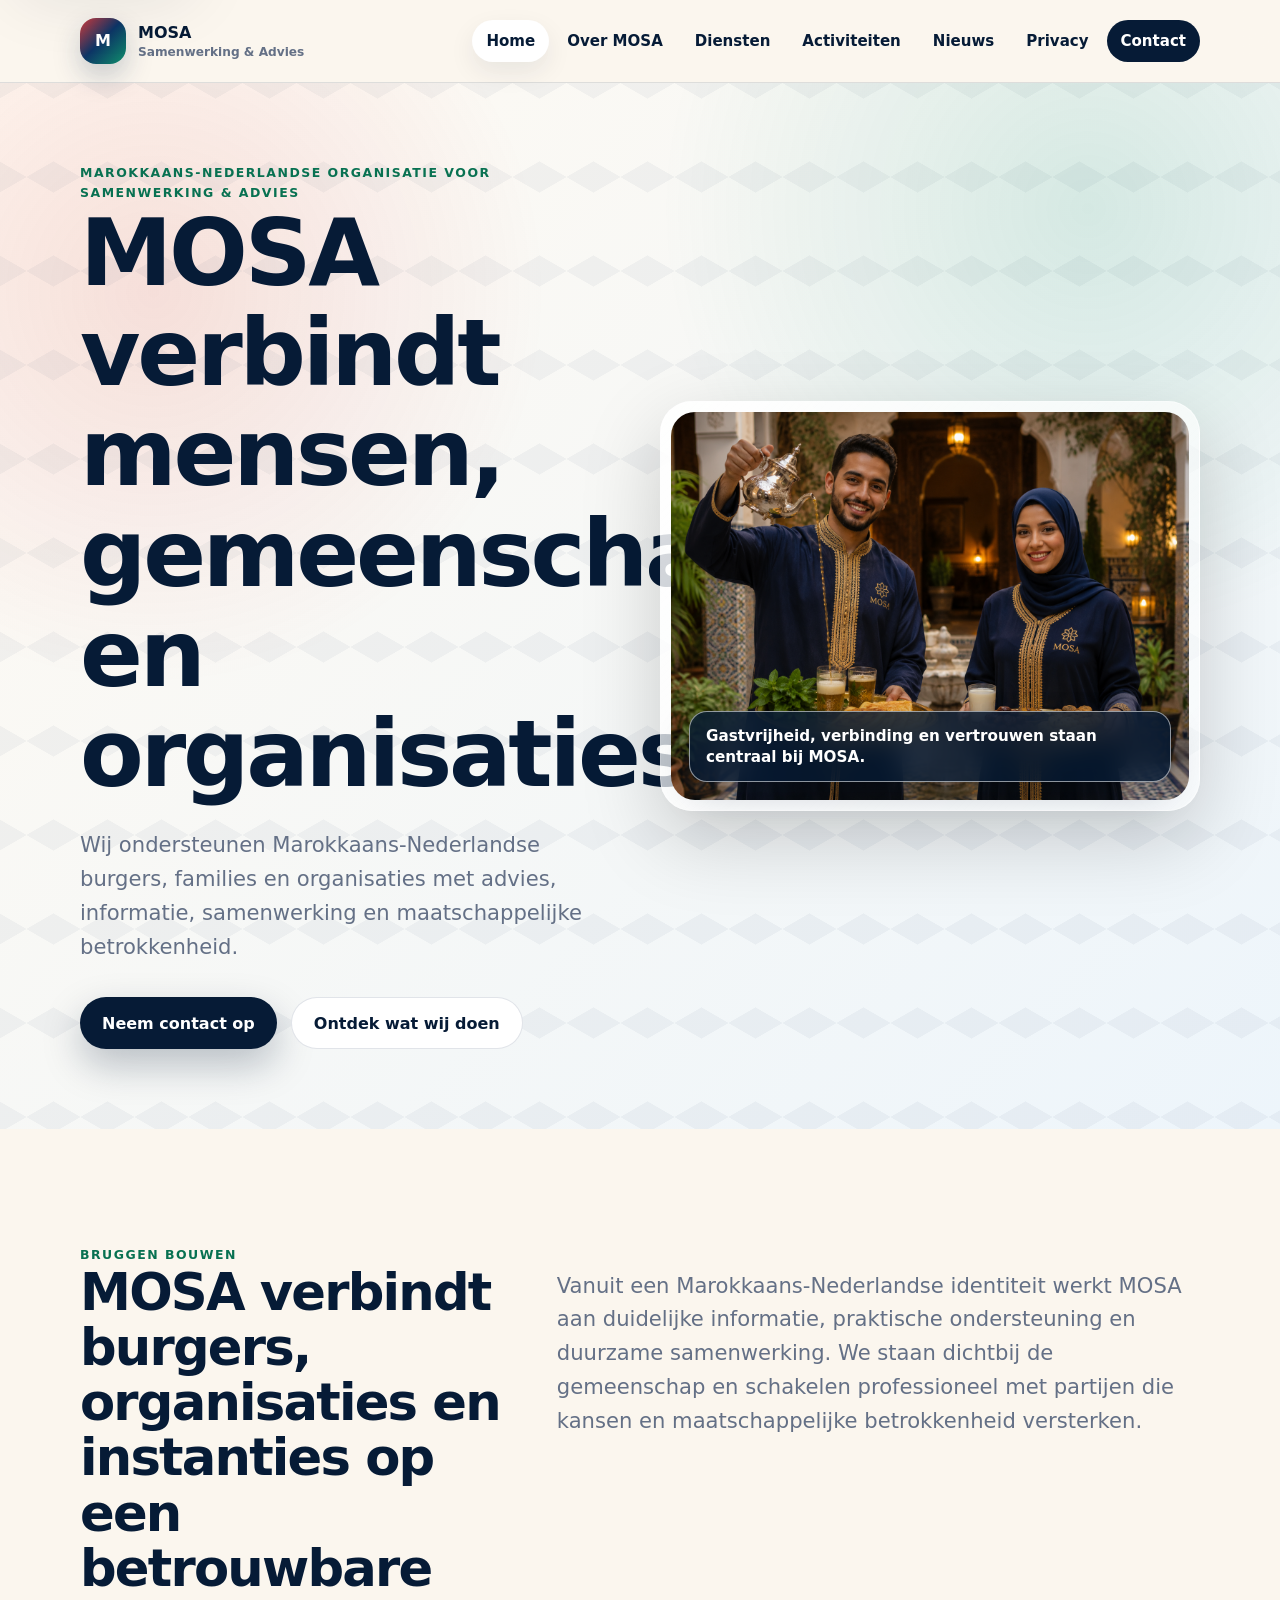
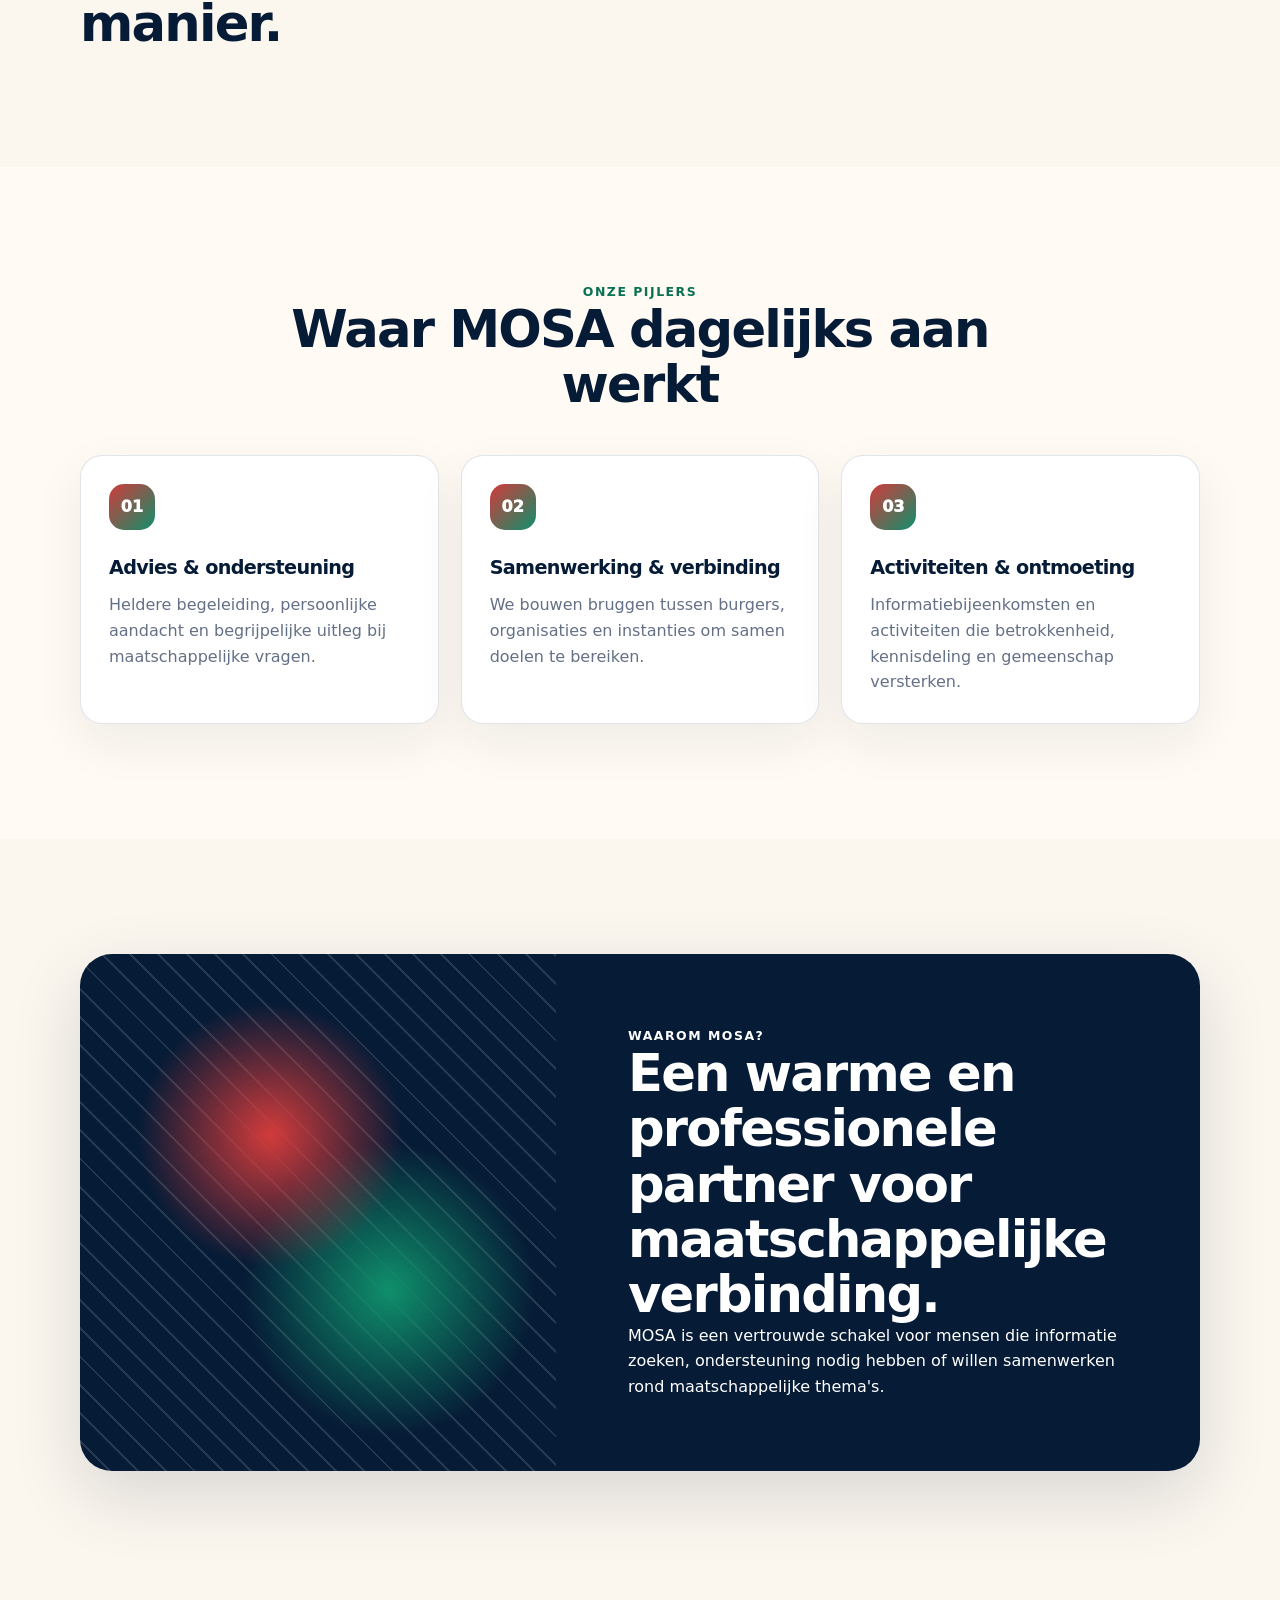
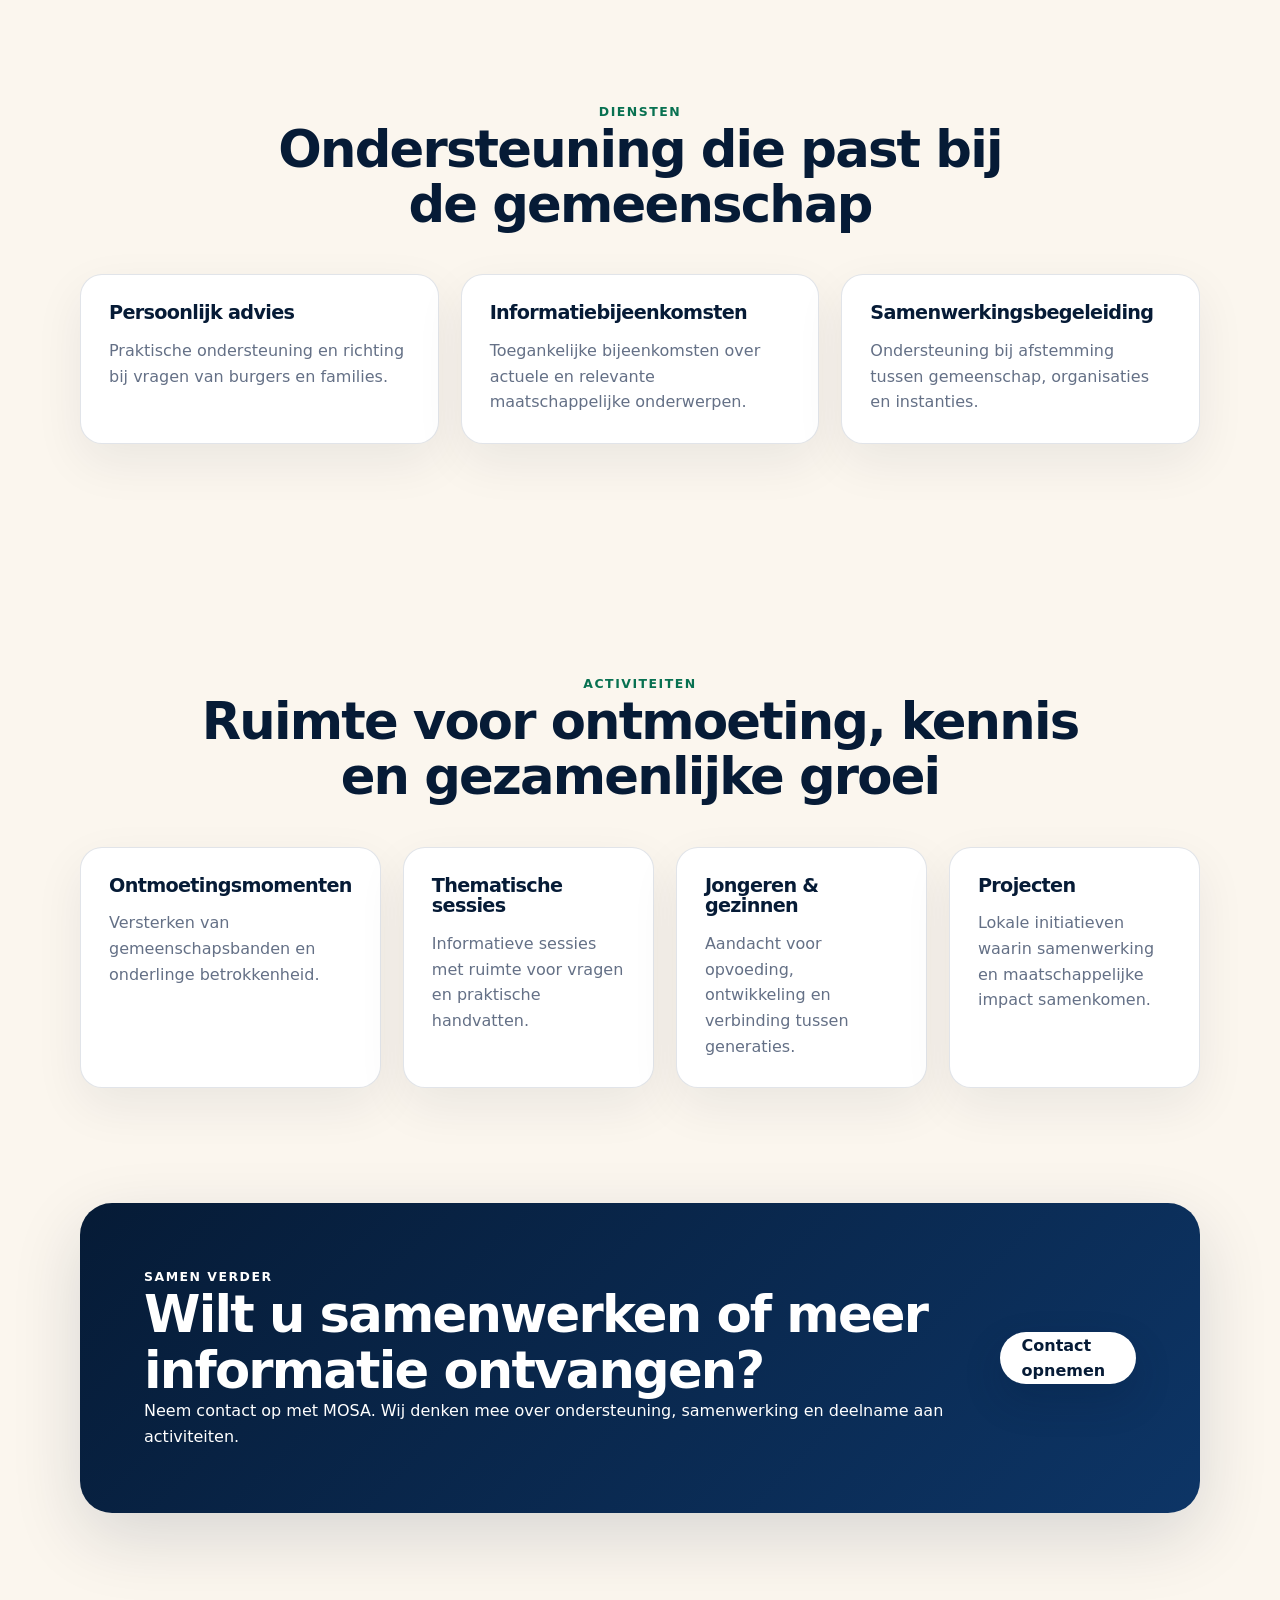
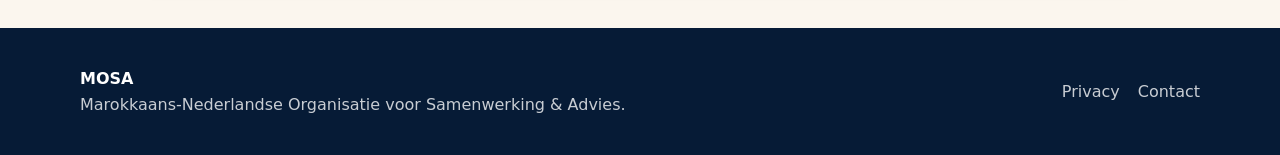
<file: index.html>
<!doctype html>
<html lang="nl">
<head>
  <meta charset="utf-8">
  <meta name="viewport" content="width=device-width, initial-scale=1">
  <title>MOSA — Samenwerking, verbinding en advies</title>
  <meta name="description" content="MOSA versterkt Marokkaans-Nederlandse burgers, families en organisaties door advies, informatie, samenwerking en maatschappelijke betrokkenheid.">
  <link rel="stylesheet" href="assets/css/style.css">
</head>
<body>
  <a class="skip-link" href="#main">Direct naar inhoud</a>
  <header class="site-header" data-header>
    <nav class="nav container" aria-label="Hoofdnavigatie">
      <a class="brand" href="index.html">
        <span class="brand-mark" aria-hidden="true">M</span>
        <span><strong>MOSA</strong><small>Samenwerking &amp; Advies</small></span>
      </a>
      <button class="nav-toggle" type="button" aria-controls="primary-menu" aria-expanded="false" data-nav-toggle>
        <span class="sr-only">Menu openen</span><span></span><span></span><span></span>
      </button>
      <ul class="nav-menu" id="primary-menu" data-nav-menu>
        <li><a aria-current="page" href="index.html">Home</a></li>
        <li><a href="over-mosa.html">Over MOSA</a></li>
        <li><a href="diensten.html">Diensten</a></li>
        <li><a href="activiteiten.html">Activiteiten</a></li>
        <li><a href="nieuws.html">Nieuws</a></li>
        <li><a href="privacy.html">Privacy</a></li>
        <li><a class="nav-cta" href="contact.html">Contact</a></li>
      </ul>
    </nav>
  </header>

  <main id="main">
    <section class="hero section pattern-shell">
      <div class="container hero-grid">
        <div class="hero-copy">
          <p class="eyebrow">Marokkaans-Nederlandse Organisatie voor Samenwerking &amp; Advies</p>
          <h1>MOSA verbindt mensen, gemeenschappen en organisaties</h1>
          <p class="hero-subtitle">Wij ondersteunen Marokkaans-Nederlandse burgers, families en organisaties met advies, informatie, samenwerking en maatschappelijke betrokkenheid.</p>
          <div class="button-row">
            <a class="btn btn-primary" href="contact.html">Neem contact op</a>
            <a class="btn btn-secondary" href="diensten.html">Ontdek wat wij doen</a>
          </div>
        </div>
        <figure class="hero-visual">
          <img src="assets/images/MOSA-Ambassador.png" alt="MOSA verwelkomt bezoekers met Marokkaanse gastvrijheid, thee, msemen, melk, dadels en koekjes">
          <figcaption>Gastvrijheid, verbinding en vertrouwen staan centraal bij MOSA.</figcaption>
        </figure>
      </div>
    </section>

    <section class="section intro-section">
      <div class="container split">
        <div>
          <p class="section-kicker">Bruggen bouwen</p>
          <h2>MOSA verbindt burgers, organisaties en instanties op een betrouwbare manier.</h2>
        </div>
        <p class="lead">Vanuit een Marokkaans-Nederlandse identiteit werkt MOSA aan duidelijke informatie, praktische ondersteuning en duurzame samenwerking. We staan dichtbij de gemeenschap en schakelen professioneel met partijen die kansen en maatschappelijke betrokkenheid versterken.</p>
      </div>
    </section>

    <section class="section soft-bg">
      <div class="container">
        <div class="section-heading">
          <p class="section-kicker">Onze pijlers</p>
          <h2>Waar MOSA dagelijks aan werkt</h2>
        </div>
        <div class="card-grid three">
          <article class="feature-card"><span class="icon-badge">01</span><h3>Advies &amp; ondersteuning</h3><p>Heldere begeleiding, persoonlijke aandacht en begrijpelijke uitleg bij maatschappelijke vragen.</p></article>
          <article class="feature-card"><span class="icon-badge">02</span><h3>Samenwerking &amp; verbinding</h3><p>We bouwen bruggen tussen burgers, organisaties en instanties om samen doelen te bereiken.</p></article>
          <article class="feature-card"><span class="icon-badge">03</span><h3>Activiteiten &amp; ontmoeting</h3><p>Informatiebijeenkomsten en activiteiten die betrokkenheid, kennisdeling en gemeenschap versterken.</p></article>
        </div>
      </div>
    </section>

    <section class="section why-section">
      <div class="container rounded-panel">
        <div class="panel-pattern" aria-hidden="true"></div>
        <div class="panel-content">
          <p class="section-kicker">Waarom MOSA?</p>
          <h2>Een warme en professionele partner voor maatschappelijke verbinding.</h2>
          <p>MOSA is een vertrouwde schakel voor mensen die informatie zoeken, ondersteuning nodig hebben of willen samenwerken rond maatschappelijke thema's.</p>
        </div>
      </div>
    </section>

    <section class="section">
      <div class="container">
        <div class="section-heading"><p class="section-kicker">Diensten</p><h2>Ondersteuning die past bij de gemeenschap</h2></div>
        <div class="card-grid three">
          <article class="mini-card"><h3>Persoonlijk advies</h3><p>Praktische ondersteuning en richting bij vragen van burgers en families.</p></article>
          <article class="mini-card"><h3>Informatiebijeenkomsten</h3><p>Toegankelijke bijeenkomsten over actuele en relevante maatschappelijke onderwerpen.</p></article>
          <article class="mini-card"><h3>Samenwerkingsbegeleiding</h3><p>Ondersteuning bij afstemming tussen gemeenschap, organisaties en instanties.</p></article>
        </div>
      </div>
    </section>

    <section class="section">
      <div class="container">
        <div class="section-heading wide"><p class="section-kicker">Activiteiten</p><h2>Ruimte voor ontmoeting, kennis en gezamenlijke groei</h2></div>
        <div class="card-grid four">
          <article class="mini-card"><h3>Ontmoetingsmomenten</h3><p>Versterken van gemeenschapsbanden en onderlinge betrokkenheid.</p></article>
          <article class="mini-card"><h3>Thematische sessies</h3><p>Informatieve sessies met ruimte voor vragen en praktische handvatten.</p></article>
          <article class="mini-card"><h3>Jongeren &amp; gezinnen</h3><p>Aandacht voor opvoeding, ontwikkeling en verbinding tussen generaties.</p></article>
          <article class="mini-card"><h3>Projecten</h3><p>Lokale initiatieven waarin samenwerking en maatschappelijke impact samenkomen.</p></article>
        </div>
      </div>
    </section>

    <section class="section cta-section">
      <div class="container cta-card">
        <div>
          <p class="section-kicker">Samen verder</p>
          <h2>Wilt u samenwerken of meer informatie ontvangen?</h2>
          <p>Neem contact op met MOSA. Wij denken mee over ondersteuning, samenwerking en deelname aan activiteiten.</p>
        </div>
        <a class="btn btn-light" href="contact.html">Contact opnemen</a>
      </div>
    </section>
  </main>

  <footer class="site-footer">
    <div class="container footer-grid">
      <div><strong>MOSA</strong><p>Marokkaans-Nederlandse Organisatie voor Samenwerking &amp; Advies.</p></div>
      <nav aria-label="Voetnavigatie"><a href="privacy.html">Privacy</a><a href="contact.html">Contact</a></nav>
    </div>
  </footer>
  <script src="assets/js/main.js"></script>
</body>
</html>
</file>
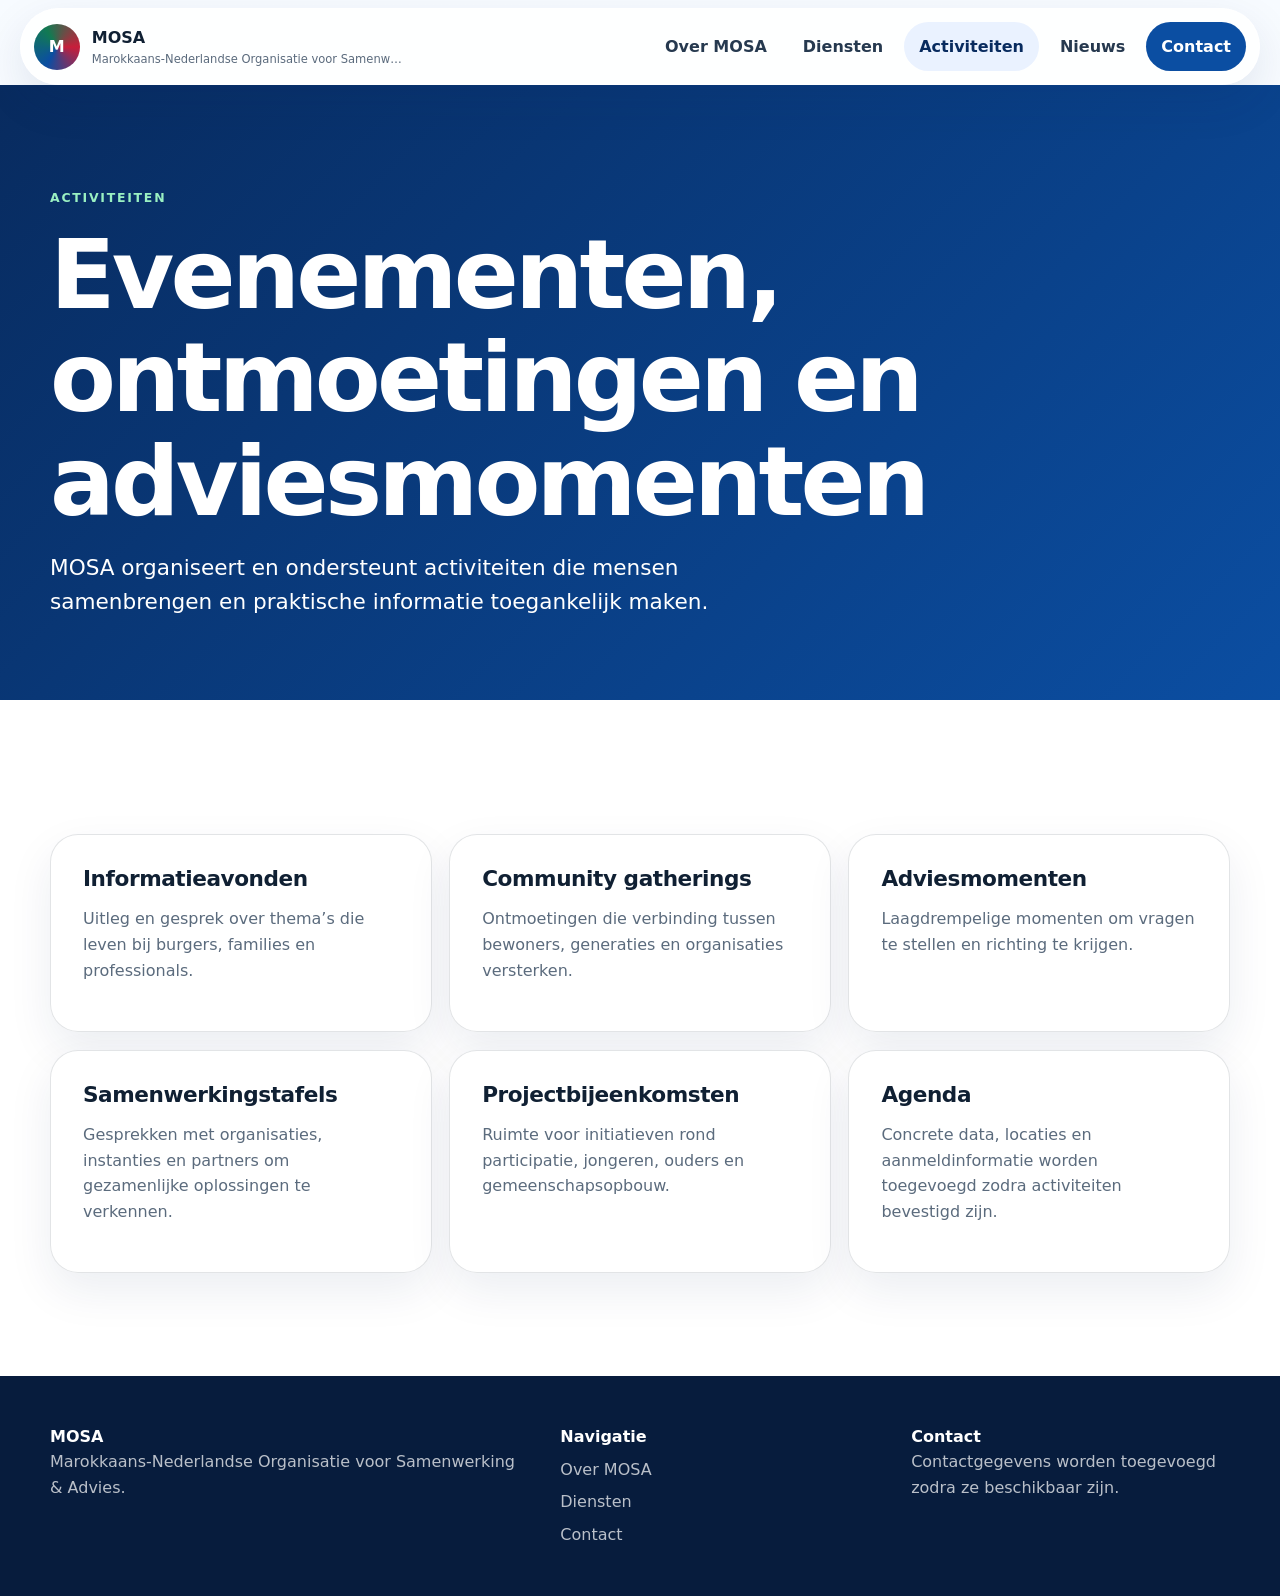
<file: activiteiten/index.html>
<!doctype html>
<html lang="nl">
  <head>
    <meta charset="utf-8" />
    <meta name="viewport" content="width=device-width, initial-scale=1" />
    <title>Activiteiten en evenementen | MOSA</title>
    <meta name="description" content="Bekijk activiteiten van MOSA: evenementen, bijeenkomsten, informatieavonden, community gatherings en adviesmomenten voor de Marokkaans-Nederlandse gemeenschap." />
    <link rel="canonical" href="https://mosanl.nl/activiteiten/" />
    <link rel="stylesheet" href="/assets/css/styles.css" />
    <script src="/assets/js/main.js" defer></script>
  </head>
  <body>
    <header class="site-header"><a class="brand" href="/"><span class="brand-mark">M</span><span><strong>MOSA</strong><small>Marokkaans-Nederlandse Organisatie voor Samenwerking &amp; Advies</small></span></a><button class="nav-toggle" type="button" aria-label="Menu openen" aria-controls="site-nav" aria-expanded="false">☰</button><nav id="site-nav" class="site-nav" aria-label="Hoofdnavigatie"><a href="/over-mosa/">Over MOSA</a><a href="/diensten/">Diensten</a><a aria-current="page" href="/activiteiten/">Activiteiten</a><a href="/nieuws/">Nieuws</a><a class="nav-cta" href="/contact/">Contact</a></nav></header>
    <main>
      <section class="page-hero"><div class="container"><p class="eyebrow">Activiteiten</p><h1>Evenementen, ontmoetingen en adviesmomenten</h1><p class="lead">MOSA organiseert en ondersteunt activiteiten die mensen samenbrengen en praktische informatie toegankelijk maken.</p></div></section>
      <section class="section"><div class="container"><div class="card-grid three"><article class="event-card"><h3>Informatieavonden</h3><p>Uitleg en gesprek over thema’s die leven bij burgers, families en professionals.</p></article><article class="event-card"><h3>Community gatherings</h3><p>Ontmoetingen die verbinding tussen bewoners, generaties en organisaties versterken.</p></article><article class="event-card"><h3>Adviesmomenten</h3><p>Laagdrempelige momenten om vragen te stellen en richting te krijgen.</p></article><article class="event-card"><h3>Samenwerkingstafels</h3><p>Gesprekken met organisaties, instanties en partners om gezamenlijke oplossingen te verkennen.</p></article><article class="event-card"><h3>Projectbijeenkomsten</h3><p>Ruimte voor initiatieven rond participatie, jongeren, ouders en gemeenschapsopbouw.</p></article><article class="event-card"><h3>Agenda</h3><p>Concrete data, locaties en aanmeldinformatie worden toegevoegd zodra activiteiten bevestigd zijn.</p></article></div></div></section>
    </main>
    <footer class="site-footer"><div class="container footer-grid"><div><strong>MOSA</strong><p>Marokkaans-Nederlandse Organisatie voor Samenwerking &amp; Advies.</p></div><div><strong>Navigatie</strong><a href="/over-mosa/">Over MOSA</a><a href="/diensten/">Diensten</a><a href="/contact/">Contact</a></div><div><strong>Contact</strong><p>Contactgegevens worden toegevoegd zodra ze beschikbaar zijn.</p></div></div></footer>
  </body>
</html>
</file>
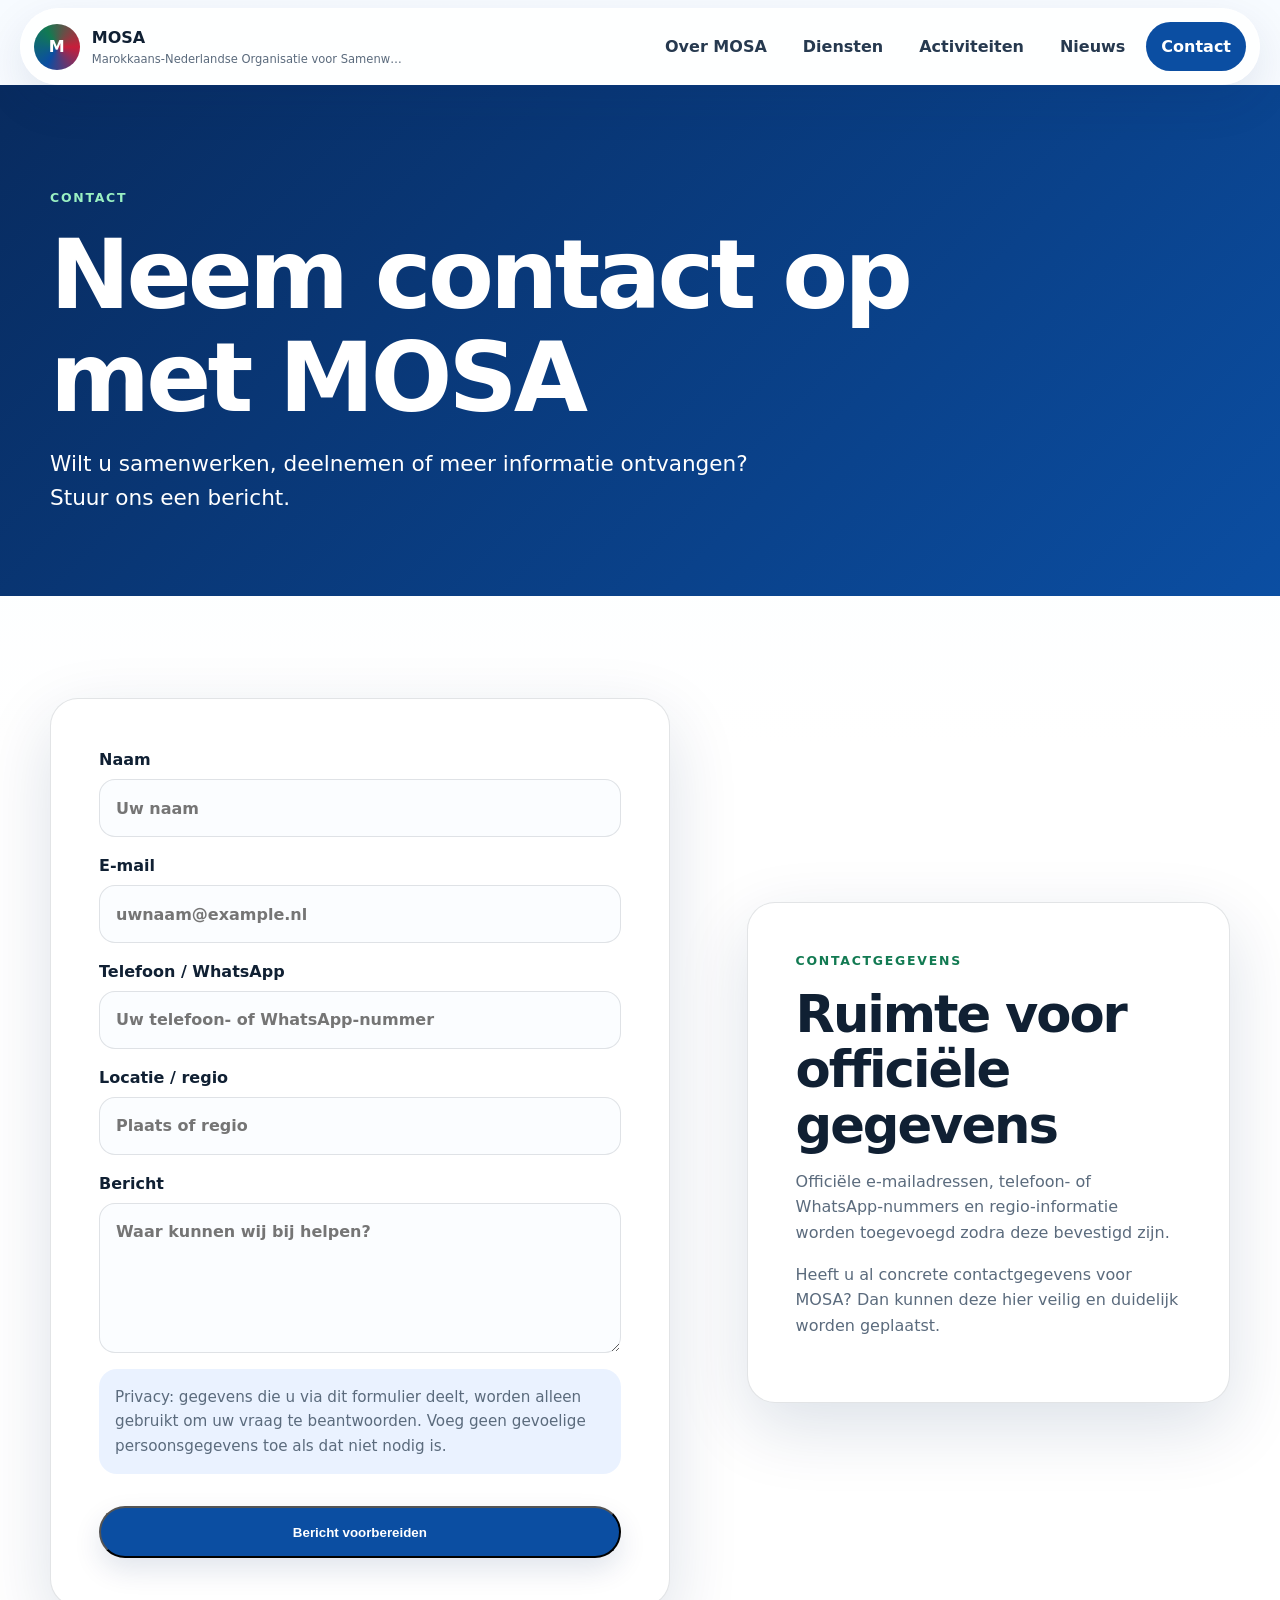
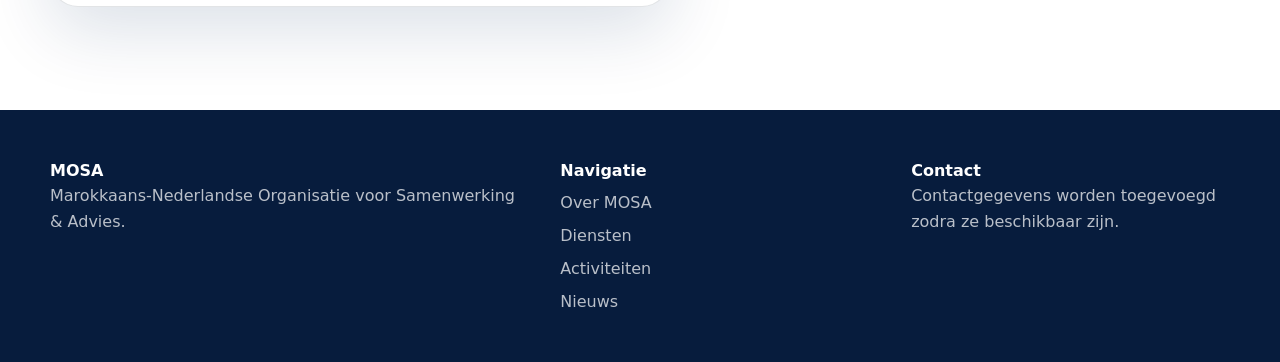
<file: contact/index.html>
<!doctype html>
<html lang="nl">
  <head>
    <meta charset="utf-8" />
    <meta name="viewport" content="width=device-width, initial-scale=1" />
    <title>Contact | MOSA</title>
    <meta name="description" content="Neem contact op met MOSA voor advies, samenwerking, activiteiten of meer informatie. Gebruik het contactformulier met e-mail, telefoon/WhatsApp, regio en bericht." />
    <link rel="canonical" href="https://mosanl.nl/contact/" />
    <link rel="stylesheet" href="/assets/css/styles.css" />
    <script src="/assets/js/main.js" defer></script>
  </head>
  <body>
    <header class="site-header"><a class="brand" href="/"><span class="brand-mark">M</span><span><strong>MOSA</strong><small>Marokkaans-Nederlandse Organisatie voor Samenwerking &amp; Advies</small></span></a><button class="nav-toggle" type="button" aria-label="Menu openen" aria-controls="site-nav" aria-expanded="false">☰</button><nav id="site-nav" class="site-nav" aria-label="Hoofdnavigatie"><a href="/over-mosa/">Over MOSA</a><a href="/diensten/">Diensten</a><a href="/activiteiten/">Activiteiten</a><a href="/nieuws/">Nieuws</a><a class="nav-cta" aria-current="page" href="/contact/">Contact</a></nav></header>
    <main>
      <section class="page-hero"><div class="container"><p class="eyebrow">Contact</p><h1>Neem contact op met MOSA</h1><p class="lead">Wilt u samenwerken, deelnemen of meer informatie ontvangen? Stuur ons een bericht.</p></div></section>
      <section class="section"><div class="container split"><form class="content-block contact-form" action="#" method="post"><label>Naam<input name="naam" autocomplete="name" placeholder="Uw naam" /></label><label>E-mail<input type="email" name="email" autocomplete="email" placeholder="uwnaam@example.nl" /></label><label>Telefoon / WhatsApp<input name="telefoon" autocomplete="tel" placeholder="Uw telefoon- of WhatsApp-nummer" /></label><label>Locatie / regio<input name="regio" placeholder="Plaats of regio" /></label><label>Bericht<textarea name="bericht" placeholder="Waar kunnen wij bij helpen?"></textarea></label><p class="privacy-note">Privacy: gegevens die u via dit formulier deelt, worden alleen gebruikt om uw vraag te beantwoorden. Voeg geen gevoelige persoonsgegevens toe als dat niet nodig is.</p><button class="button primary" type="submit">Bericht voorbereiden</button></form><aside class="content-block"><p class="eyebrow">Contactgegevens</p><h2>Ruimte voor officiële gegevens</h2><p>Officiële e-mailadressen, telefoon- of WhatsApp-nummers en regio-informatie worden toegevoegd zodra deze bevestigd zijn.</p><p>Heeft u al concrete contactgegevens voor MOSA? Dan kunnen deze hier veilig en duidelijk worden geplaatst.</p></aside></div></section>
    </main>
    <footer class="site-footer"><div class="container footer-grid"><div><strong>MOSA</strong><p>Marokkaans-Nederlandse Organisatie voor Samenwerking &amp; Advies.</p></div><div><strong>Navigatie</strong><a href="/over-mosa/">Over MOSA</a><a href="/diensten/">Diensten</a><a href="/activiteiten/">Activiteiten</a><a href="/nieuws/">Nieuws</a></div><div><strong>Contact</strong><p>Contactgegevens worden toegevoegd zodra ze beschikbaar zijn.</p></div></div></footer>
  </body>
</html>
</file>
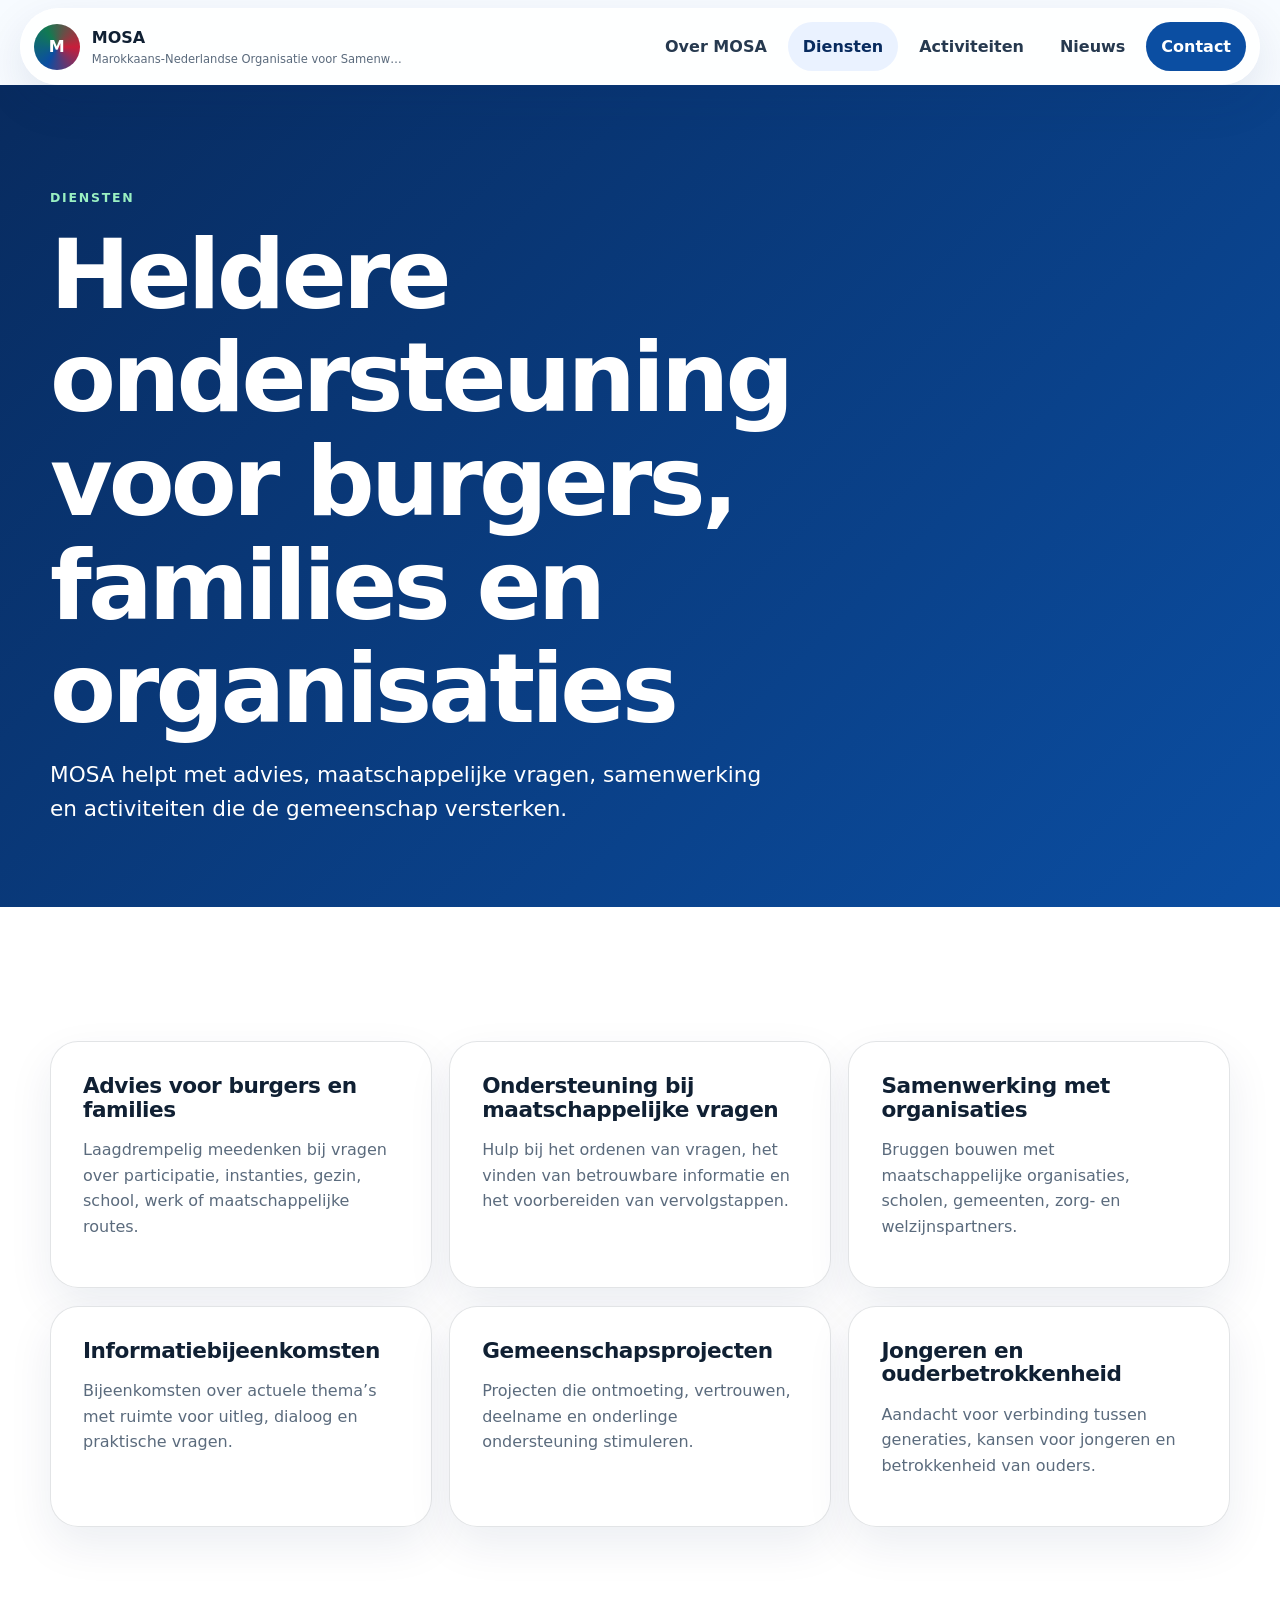
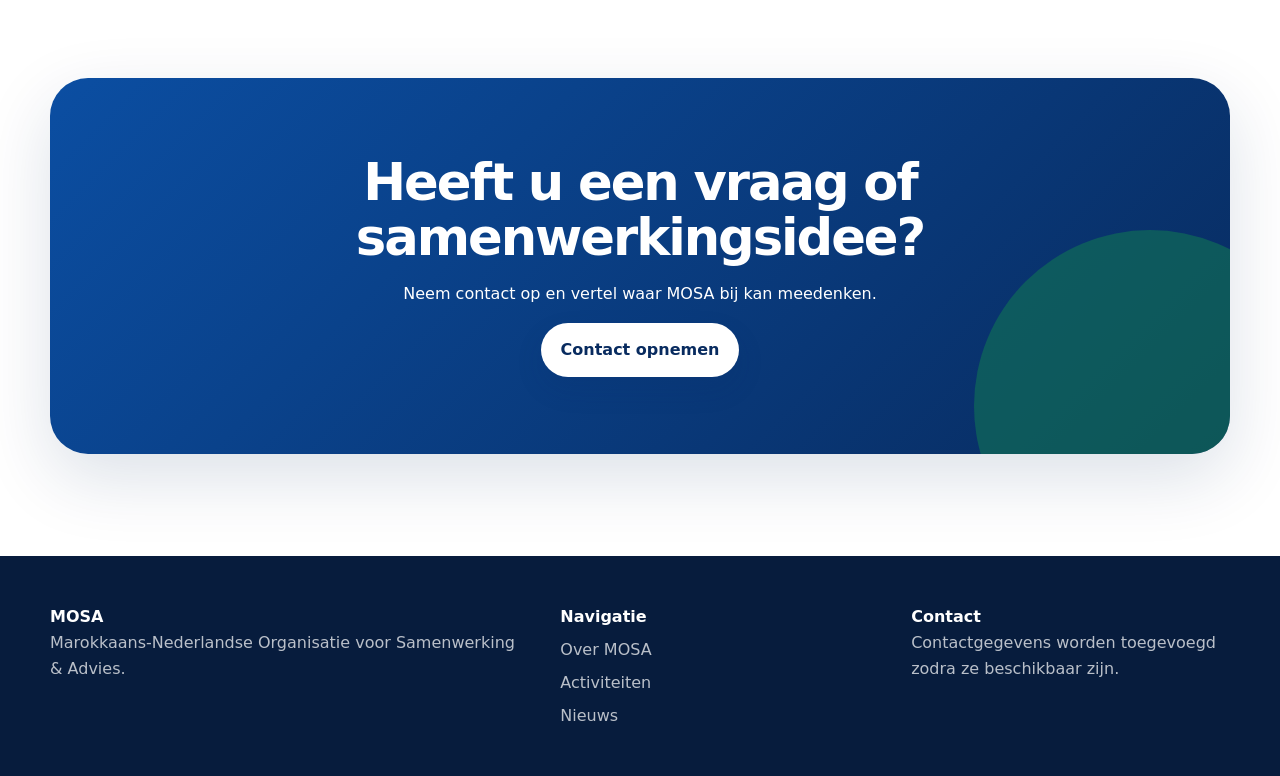
<file: diensten/index.html>
<!doctype html>
<html lang="nl">
  <head>
    <meta charset="utf-8" />
    <meta name="viewport" content="width=device-width, initial-scale=1" />
    <title>Diensten | MOSA advies, ondersteuning en samenwerking</title>
    <meta name="description" content="Bekijk de diensten van MOSA: advies voor burgers en families, maatschappelijke ondersteuning, samenwerking, informatiebijeenkomsten en gemeenschapsprojecten." />
    <link rel="canonical" href="https://mosanl.nl/diensten/" />
    <link rel="stylesheet" href="/assets/css/styles.css" />
    <script src="/assets/js/main.js" defer></script>
  </head>
  <body>
    <header class="site-header"><a class="brand" href="/"><span class="brand-mark">M</span><span><strong>MOSA</strong><small>Marokkaans-Nederlandse Organisatie voor Samenwerking &amp; Advies</small></span></a><button class="nav-toggle" type="button" aria-label="Menu openen" aria-controls="site-nav" aria-expanded="false">☰</button><nav id="site-nav" class="site-nav" aria-label="Hoofdnavigatie"><a href="/over-mosa/">Over MOSA</a><a aria-current="page" href="/diensten/">Diensten</a><a href="/activiteiten/">Activiteiten</a><a href="/nieuws/">Nieuws</a><a class="nav-cta" href="/contact/">Contact</a></nav></header>
    <main>
      <section class="page-hero"><div class="container"><p class="eyebrow">Diensten</p><h1>Heldere ondersteuning voor burgers, families en organisaties</h1><p class="lead">MOSA helpt met advies, maatschappelijke vragen, samenwerking en activiteiten die de gemeenschap versterken.</p></div></section>
      <section class="section"><div class="container"><div class="card-grid three"><article class="service-card"><h3>Advies voor burgers en families</h3><p>Laagdrempelig meedenken bij vragen over participatie, instanties, gezin, school, werk of maatschappelijke routes.</p></article><article class="service-card"><h3>Ondersteuning bij maatschappelijke vragen</h3><p>Hulp bij het ordenen van vragen, het vinden van betrouwbare informatie en het voorbereiden van vervolgstappen.</p></article><article class="service-card"><h3>Samenwerking met organisaties</h3><p>Bruggen bouwen met maatschappelijke organisaties, scholen, gemeenten, zorg- en welzijnspartners.</p></article><article class="service-card"><h3>Informatiebijeenkomsten</h3><p>Bijeenkomsten over actuele thema’s met ruimte voor uitleg, dialoog en praktische vragen.</p></article><article class="service-card"><h3>Gemeenschapsprojecten</h3><p>Projecten die ontmoeting, vertrouwen, deelname en onderlinge ondersteuning stimuleren.</p></article><article class="service-card"><h3>Jongeren en ouderbetrokkenheid</h3><p>Aandacht voor verbinding tussen generaties, kansen voor jongeren en betrokkenheid van ouders.</p></article></div></div></section>
      <section class="section final-cta"><div class="container cta-panel"><h2>Heeft u een vraag of samenwerkingsidee?</h2><p>Neem contact op en vertel waar MOSA bij kan meedenken.</p><a class="button primary light" href="/contact/">Contact opnemen</a></div></section>
    </main>
    <footer class="site-footer"><div class="container footer-grid"><div><strong>MOSA</strong><p>Marokkaans-Nederlandse Organisatie voor Samenwerking &amp; Advies.</p></div><div><strong>Navigatie</strong><a href="/over-mosa/">Over MOSA</a><a href="/activiteiten/">Activiteiten</a><a href="/nieuws/">Nieuws</a></div><div><strong>Contact</strong><p>Contactgegevens worden toegevoegd zodra ze beschikbaar zijn.</p></div></div></footer>
  </body>
</html>
</file>
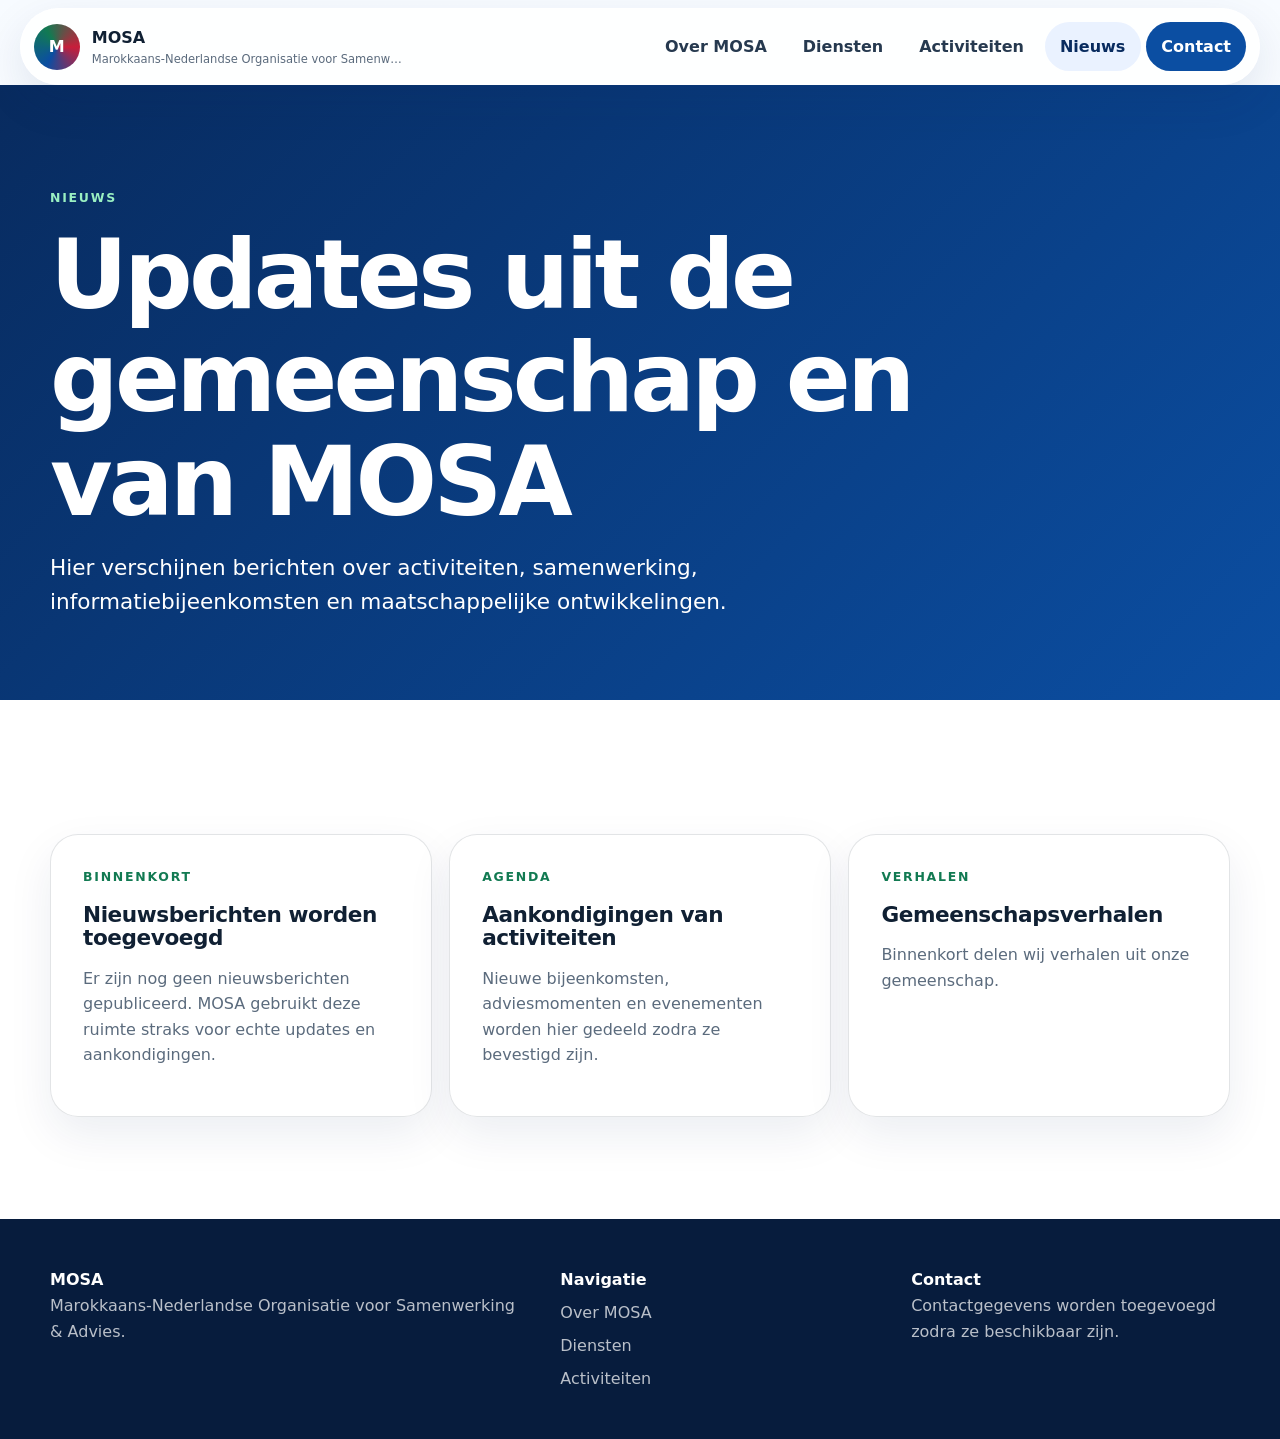
<file: nieuws/index.html>
<!doctype html>
<html lang="nl">
  <head>
    <meta charset="utf-8" />
    <meta name="viewport" content="width=device-width, initial-scale=1" />
    <title>Nieuws | MOSA</title>
    <meta name="description" content="Nieuws en updates van MOSA over activiteiten, samenwerking, informatiebijeenkomsten en ontwikkelingen binnen de Marokkaans-Nederlandse gemeenschap." />
    <link rel="canonical" href="https://mosanl.nl/nieuws/" />
    <link rel="stylesheet" href="/assets/css/styles.css" />
    <script src="/assets/js/main.js" defer></script>
  </head>
  <body>
    <header class="site-header"><a class="brand" href="/"><span class="brand-mark">M</span><span><strong>MOSA</strong><small>Marokkaans-Nederlandse Organisatie voor Samenwerking &amp; Advies</small></span></a><button class="nav-toggle" type="button" aria-label="Menu openen" aria-controls="site-nav" aria-expanded="false">☰</button><nav id="site-nav" class="site-nav" aria-label="Hoofdnavigatie"><a href="/over-mosa/">Over MOSA</a><a href="/diensten/">Diensten</a><a href="/activiteiten/">Activiteiten</a><a aria-current="page" href="/nieuws/">Nieuws</a><a class="nav-cta" href="/contact/">Contact</a></nav></header>
    <main>
      <section class="page-hero"><div class="container"><p class="eyebrow">Nieuws</p><h1>Updates uit de gemeenschap en van MOSA</h1><p class="lead">Hier verschijnen berichten over activiteiten, samenwerking, informatiebijeenkomsten en maatschappelijke ontwikkelingen.</p></div></section>
      <section class="section"><div class="container"><div class="card-grid three"><article class="news-card"><p class="eyebrow">Binnenkort</p><h3>Nieuwsberichten worden toegevoegd</h3><p>Er zijn nog geen nieuwsberichten gepubliceerd. MOSA gebruikt deze ruimte straks voor echte updates en aankondigingen.</p></article><article class="news-card"><p class="eyebrow">Agenda</p><h3>Aankondigingen van activiteiten</h3><p>Nieuwe bijeenkomsten, adviesmomenten en evenementen worden hier gedeeld zodra ze bevestigd zijn.</p></article><article class="news-card"><p class="eyebrow">Verhalen</p><h3>Gemeenschapsverhalen</h3><p>Binnenkort delen wij verhalen uit onze gemeenschap.</p></article></div></div></section>
    </main>
    <footer class="site-footer"><div class="container footer-grid"><div><strong>MOSA</strong><p>Marokkaans-Nederlandse Organisatie voor Samenwerking &amp; Advies.</p></div><div><strong>Navigatie</strong><a href="/over-mosa/">Over MOSA</a><a href="/diensten/">Diensten</a><a href="/activiteiten/">Activiteiten</a></div><div><strong>Contact</strong><p>Contactgegevens worden toegevoegd zodra ze beschikbaar zijn.</p></div></div></footer>
  </body>
</html>
</file>
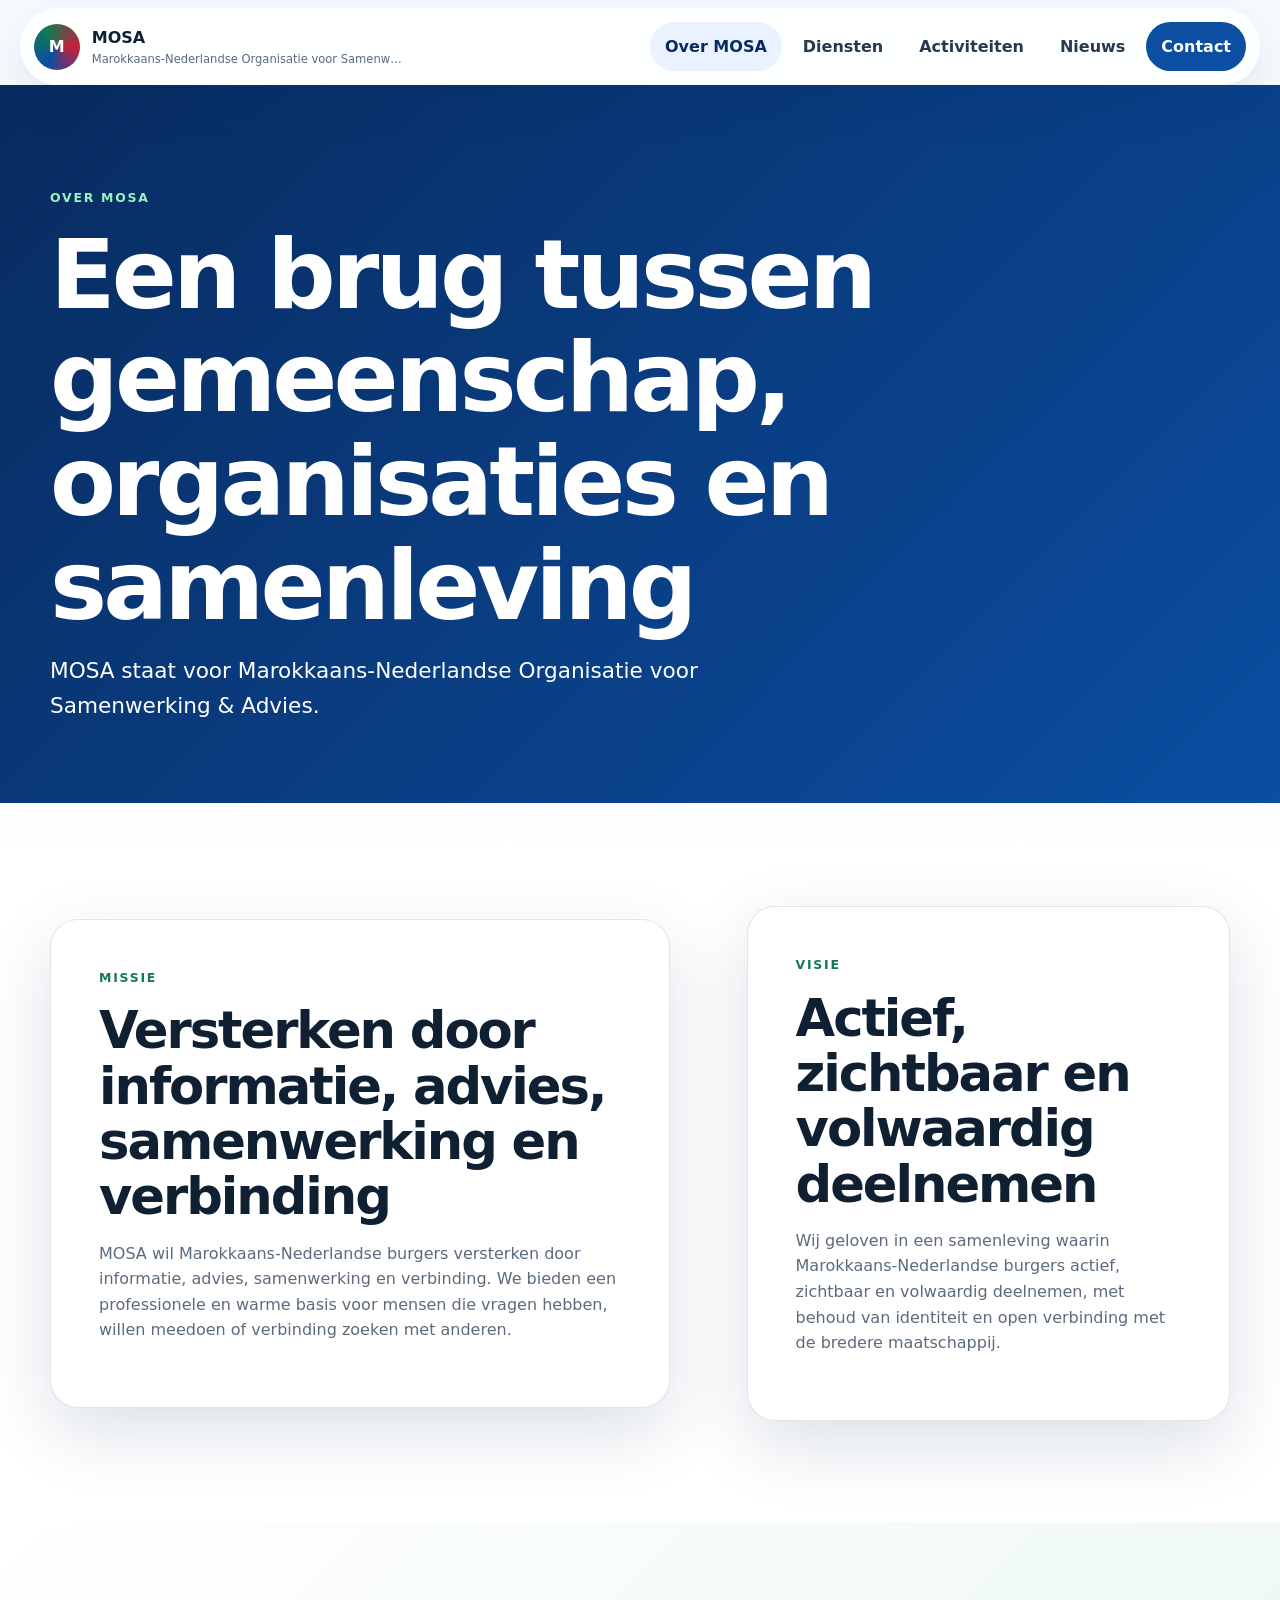
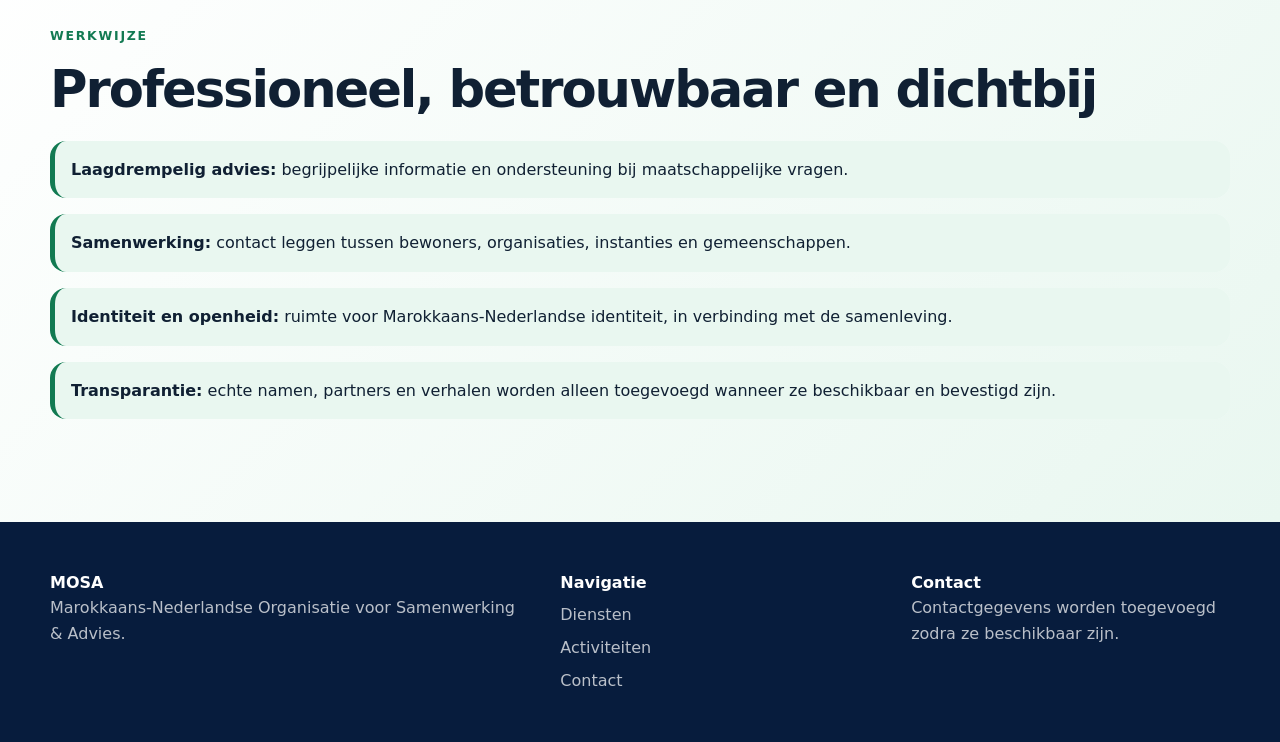
<file: over-mosa/index.html>
<!doctype html>
<html lang="nl">
  <head>
    <meta charset="utf-8" />
    <meta name="viewport" content="width=device-width, initial-scale=1" />
    <title>Over MOSA | Missie, visie en verbinding</title>
    <meta name="description" content="Lees over de missie en visie van MOSA: Marokkaans-Nederlandse burgers versterken door informatie, advies, samenwerking en verbinding." />
    <link rel="canonical" href="https://mosanl.nl/over-mosa/" />
    <link rel="stylesheet" href="/assets/css/styles.css" />
    <script src="/assets/js/main.js" defer></script>
  </head>
  <body>
    <header class="site-header"><a class="brand" href="/"><span class="brand-mark">M</span><span><strong>MOSA</strong><small>Marokkaans-Nederlandse Organisatie voor Samenwerking &amp; Advies</small></span></a><button class="nav-toggle" type="button" aria-label="Menu openen" aria-controls="site-nav" aria-expanded="false">☰</button><nav id="site-nav" class="site-nav" aria-label="Hoofdnavigatie"><a aria-current="page" href="/over-mosa/">Over MOSA</a><a href="/diensten/">Diensten</a><a href="/activiteiten/">Activiteiten</a><a href="/nieuws/">Nieuws</a><a class="nav-cta" href="/contact/">Contact</a></nav></header>
    <main>
      <section class="page-hero"><div class="container"><p class="eyebrow">Over MOSA</p><h1>Een brug tussen gemeenschap, organisaties en samenleving</h1><p class="lead">MOSA staat voor Marokkaans-Nederlandse Organisatie voor Samenwerking &amp; Advies.</p></div></section>
      <section class="section"><div class="container split"><article class="content-block"><p class="eyebrow">Missie</p><h2>Versterken door informatie, advies, samenwerking en verbinding</h2><p>MOSA wil Marokkaans-Nederlandse burgers versterken door informatie, advies, samenwerking en verbinding. We bieden een professionele en warme basis voor mensen die vragen hebben, willen meedoen of verbinding zoeken met anderen.</p></article><article class="content-block"><p class="eyebrow">Visie</p><h2>Actief, zichtbaar en volwaardig deelnemen</h2><p>Wij geloven in een samenleving waarin Marokkaans-Nederlandse burgers actief, zichtbaar en volwaardig deelnemen, met behoud van identiteit en open verbinding met de bredere maatschappij.</p></article></div></section>
      <section class="section trust"><div class="container"><p class="eyebrow">Werkwijze</p><h2>Professioneel, betrouwbaar en dichtbij</h2><ul class="values-list"><li><strong>Laagdrempelig advies:</strong> begrijpelijke informatie en ondersteuning bij maatschappelijke vragen.</li><li><strong>Samenwerking:</strong> contact leggen tussen bewoners, organisaties, instanties en gemeenschappen.</li><li><strong>Identiteit en openheid:</strong> ruimte voor Marokkaans-Nederlandse identiteit, in verbinding met de samenleving.</li><li><strong>Transparantie:</strong> echte namen, partners en verhalen worden alleen toegevoegd wanneer ze beschikbaar en bevestigd zijn.</li></ul></div></section>
    </main>
    <footer class="site-footer"><div class="container footer-grid"><div><strong>MOSA</strong><p>Marokkaans-Nederlandse Organisatie voor Samenwerking &amp; Advies.</p></div><div><strong>Navigatie</strong><a href="/diensten/">Diensten</a><a href="/activiteiten/">Activiteiten</a><a href="/contact/">Contact</a></div><div><strong>Contact</strong><p>Contactgegevens worden toegevoegd zodra ze beschikbaar zijn.</p></div></div></footer>
  </body>
</html>
</file>
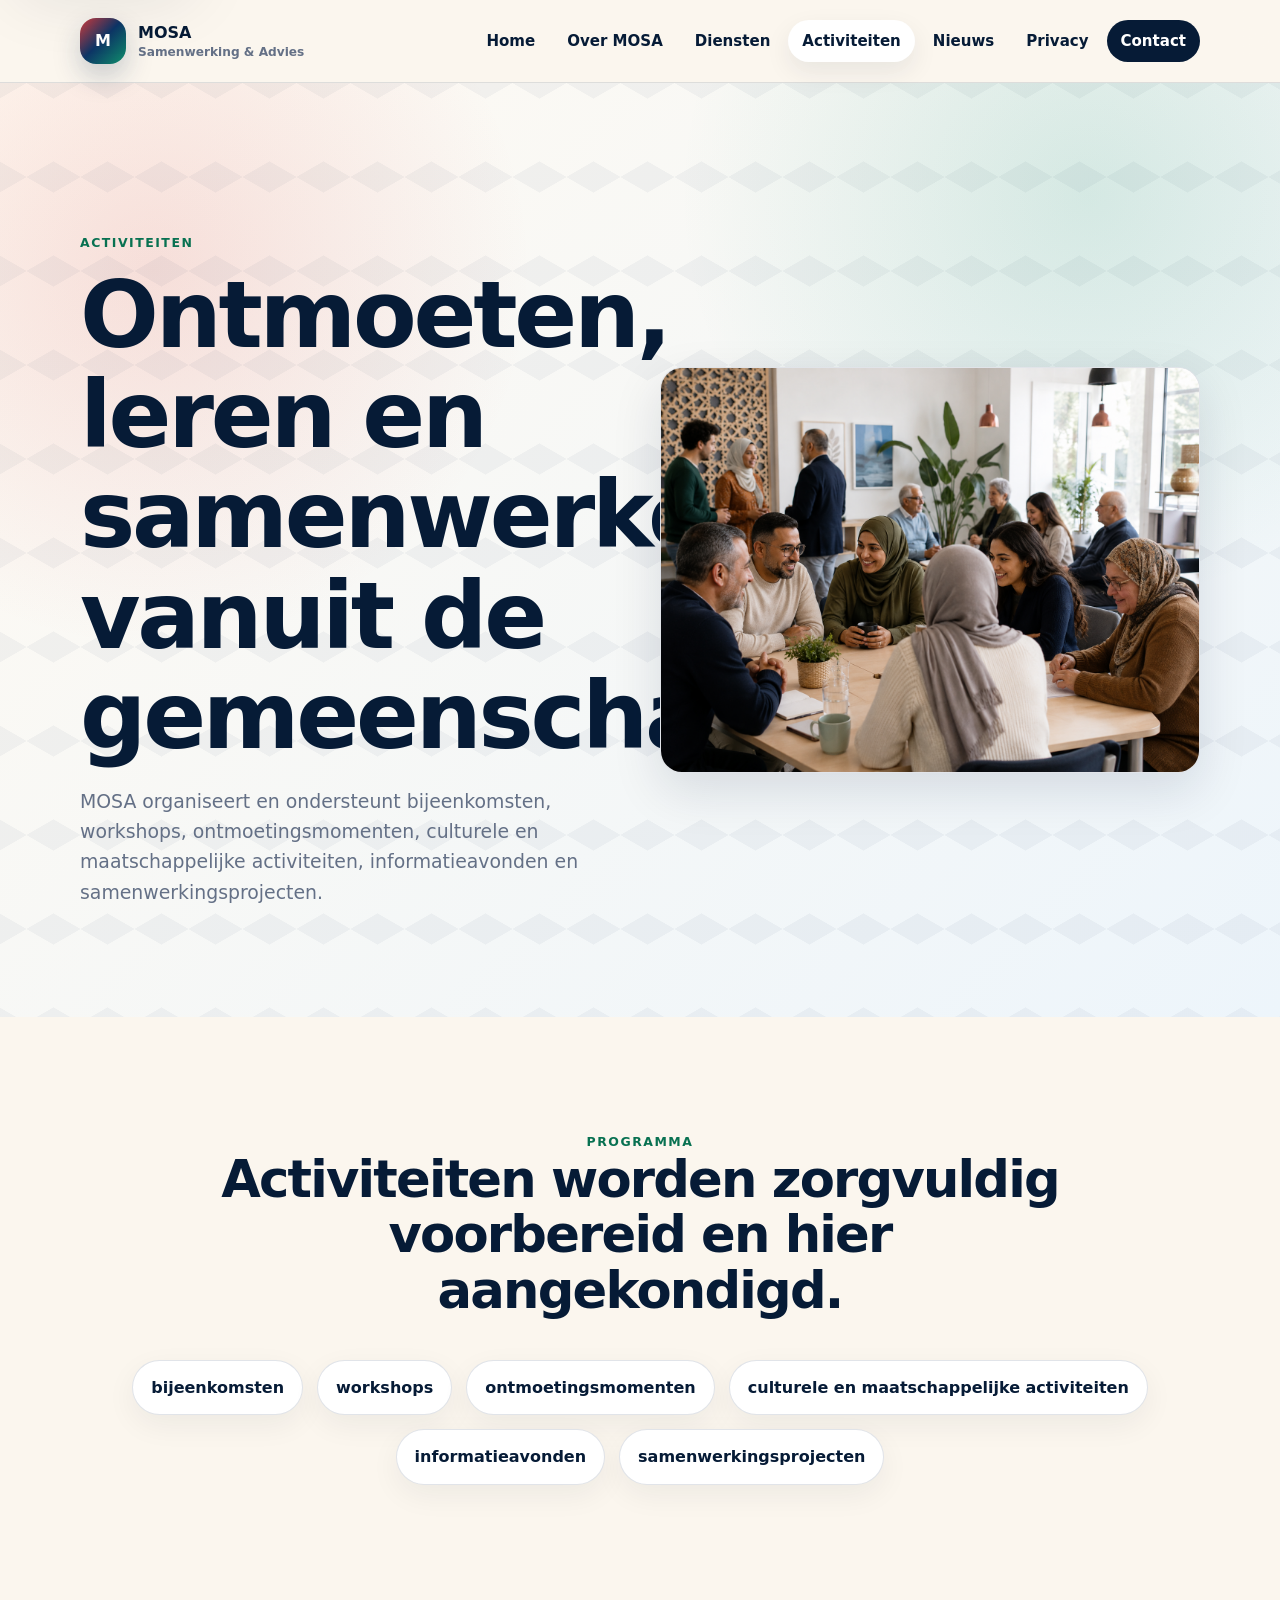
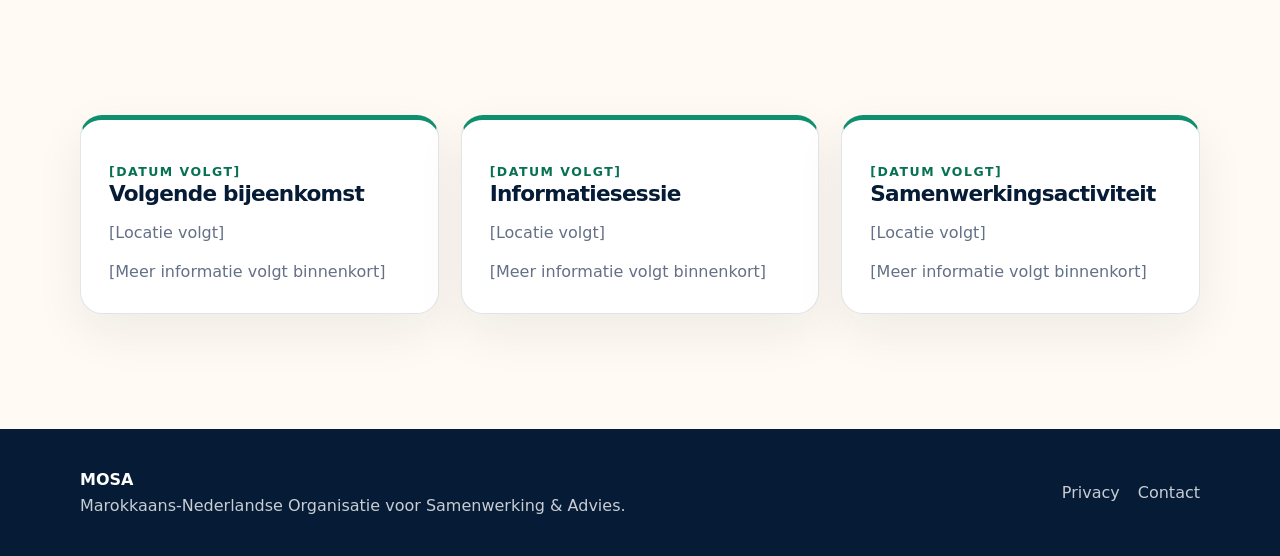
<file: activiteiten.html>
<!doctype html>
<html lang="nl">
<head>
  <meta charset="utf-8"><meta name="viewport" content="width=device-width, initial-scale=1">
  <title>Activiteiten — MOSA</title>
  <meta name="description" content="MOSA organiseert bijeenkomsten, workshops, ontmoetingsmomenten, informatieavonden en samenwerkingsprojecten.">
  <meta property="og:title" content="Activiteiten — MOSA"><meta property="og:description" content="Ontmoeting, informatie en samenwerking voor de Marokkaans-Nederlandse gemeenschap."><meta property="og:type" content="website"><meta property="og:url" content="https://mosanl.nl/activiteiten.html"><meta property="og:locale" content="nl_NL">
  <link rel="stylesheet" href="assets/css/style.css">
</head><body>
<a class="skip-link" href="#main">Direct naar inhoud</a><header class="site-header" data-header><nav class="nav container" aria-label="Hoofdnavigatie"><a class="brand" href="index.html"><span class="brand-mark" aria-hidden="true">M</span><span><strong>MOSA</strong><small>Samenwerking &amp; Advies</small></span></a><button class="nav-toggle" type="button" aria-controls="primary-menu" aria-expanded="false" data-nav-toggle><span class="sr-only">Menu openen</span><span></span><span></span><span></span></button><ul class="nav-menu" id="primary-menu" data-nav-menu><li><a href="index.html">Home</a></li><li><a href="over-mosa.html">Over MOSA</a></li><li><a href="diensten.html">Diensten</a></li><li><a aria-current="page" href="activiteiten.html">Activiteiten</a></li><li><a href="nieuws.html">Nieuws</a></li><li><a href="privacy.html">Privacy</a></li><li><a class="nav-cta" href="contact.html">Contact</a></li></ul></nav></header>
<main id="main"><section class="page-hero pattern-shell"><div class="container page-visual-grid"><div><p class="eyebrow">Activiteiten</p><h1>Ontmoeten, leren en samenwerken vanuit de gemeenschap.</h1><p>MOSA organiseert en ondersteunt bijeenkomsten, workshops, ontmoetingsmomenten, culturele en maatschappelijke activiteiten, informatieavonden en samenwerkingsprojecten.</p></div><figure class="page-visual"><img src="assets/images/mosa-community-gathering.png" alt="MOSA activiteiten en ontmoetingsmomenten in de gemeenschap"></figure></div></section>
<section class="section"><div class="container"><div class="section-heading wide"><p class="section-kicker">Programma</p><h2>Activiteiten worden zorgvuldig voorbereid en hier aangekondigd.</h2></div><div class="activity-list"><span>bijeenkomsten</span><span>workshops</span><span>ontmoetingsmomenten</span><span>culturele en maatschappelijke activiteiten</span><span>informatieavonden</span><span>samenwerkingsprojecten</span></div></div></section>
<section class="section soft-bg"><div class="container"><div class="card-grid three"><article class="event-card"><p class="event-date">[Datum volgt]</p><h2>Volgende bijeenkomst</h2><p>[Locatie volgt]</p><p>[Meer informatie volgt binnenkort]</p></article><article class="event-card"><p class="event-date">[Datum volgt]</p><h2>Informatiesessie</h2><p>[Locatie volgt]</p><p>[Meer informatie volgt binnenkort]</p></article><article class="event-card"><p class="event-date">[Datum volgt]</p><h2>Samenwerkingsactiviteit</h2><p>[Locatie volgt]</p><p>[Meer informatie volgt binnenkort]</p></article></div></div></section></main>
<footer class="site-footer"><div class="container footer-grid"><div><strong>MOSA</strong><p>Marokkaans-Nederlandse Organisatie voor Samenwerking &amp; Advies.</p></div><nav aria-label="Voetnavigatie"><a href="privacy.html">Privacy</a><a href="contact.html">Contact</a></nav></div></footer><script src="assets/js/main.js"></script>
</body></html>
</file>
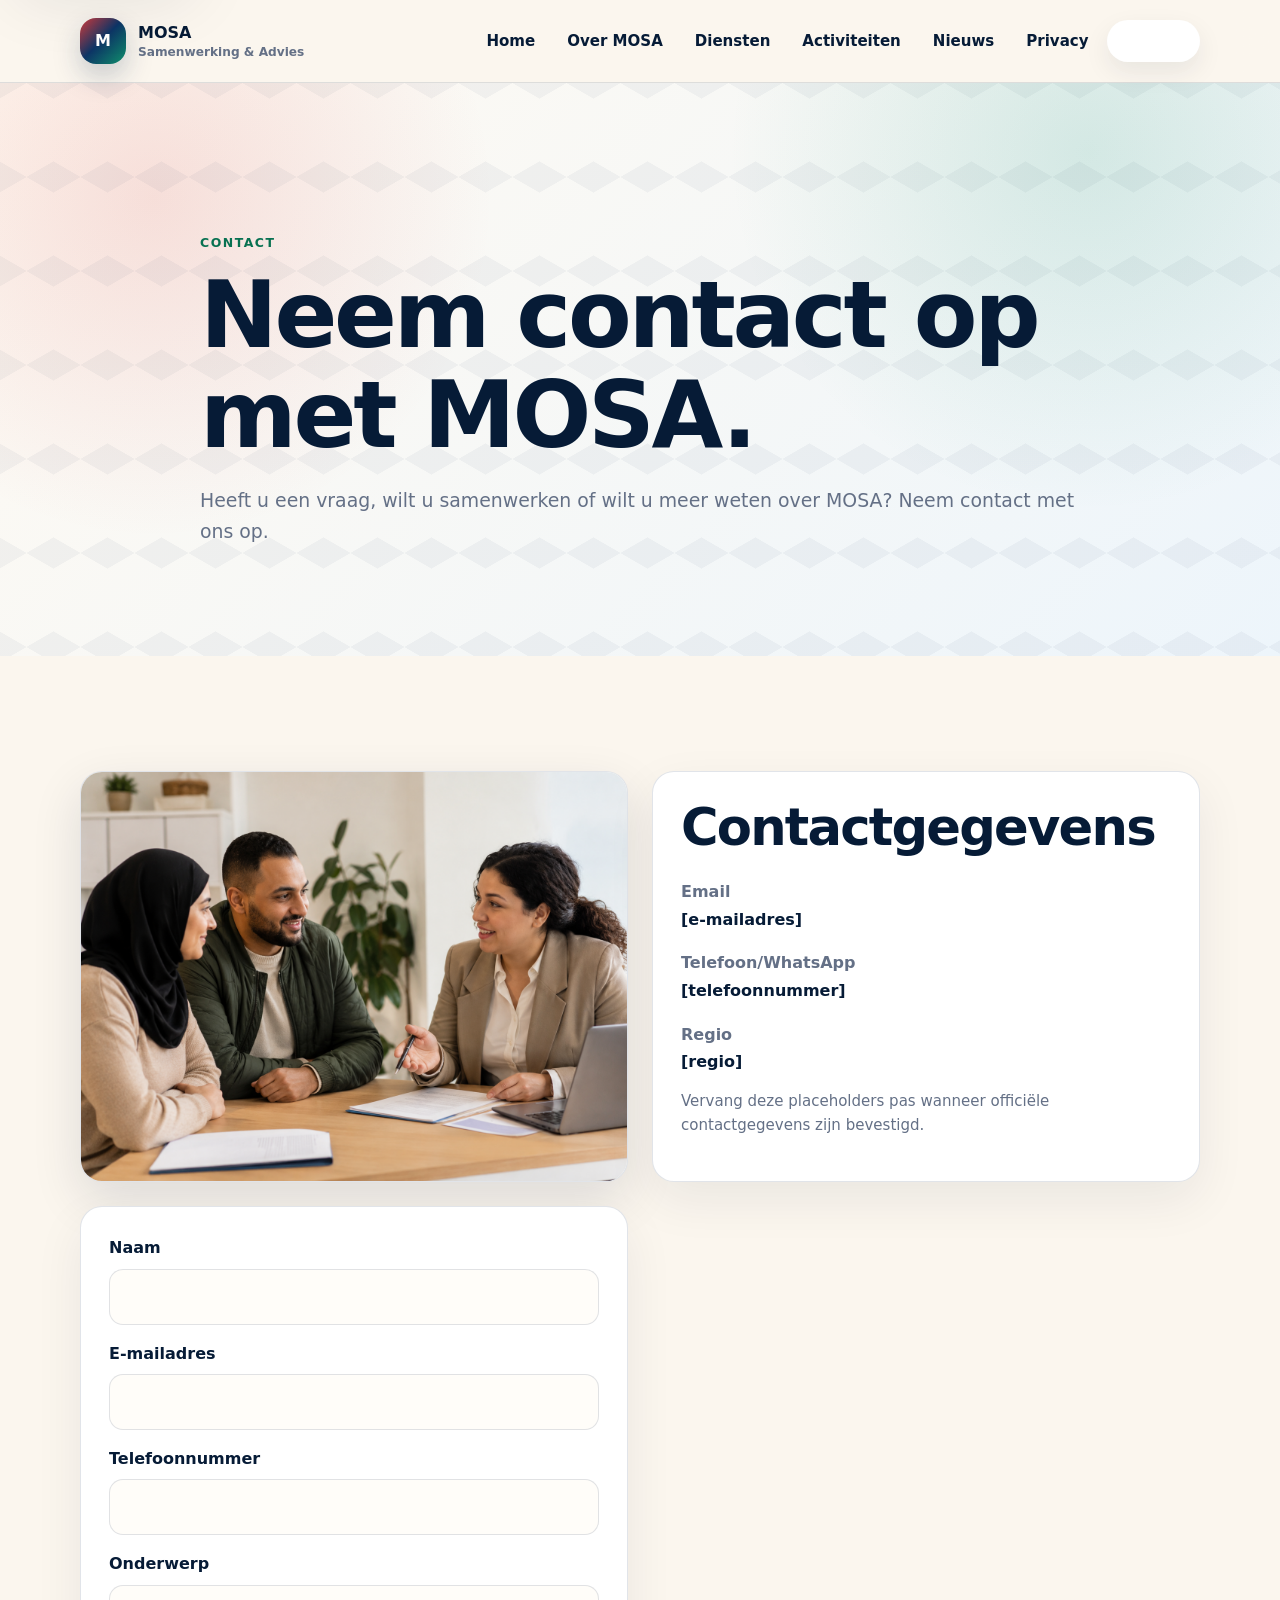
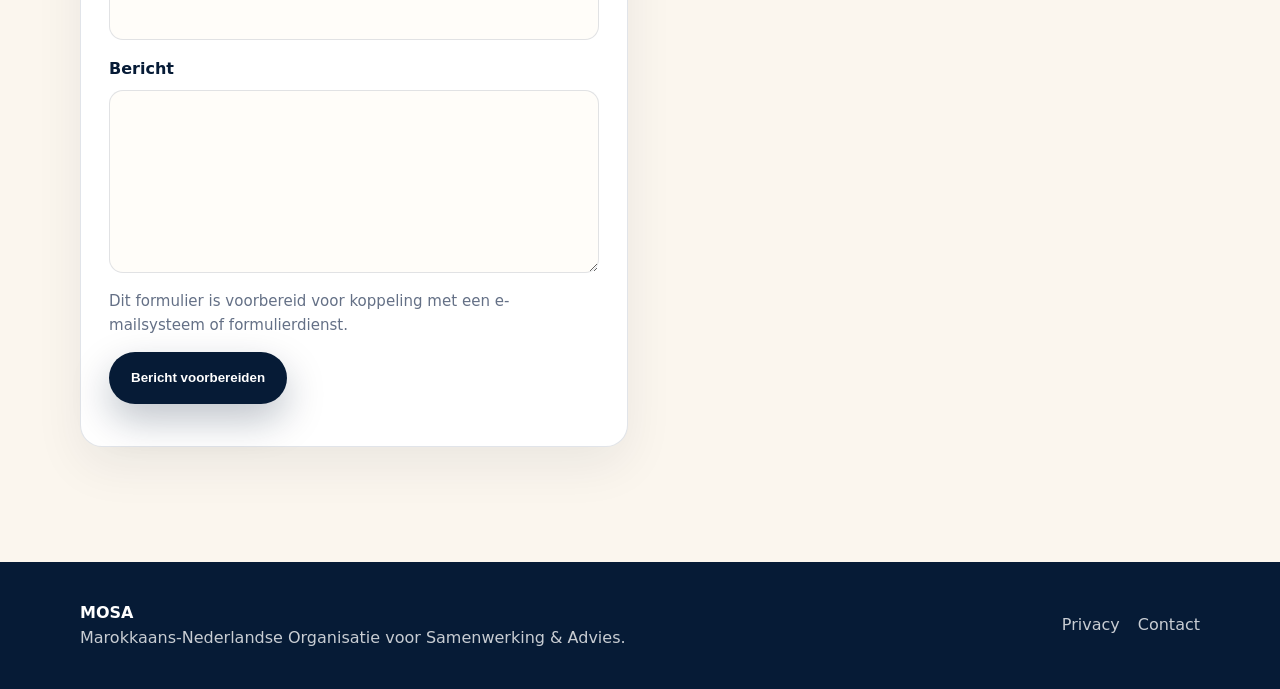
<file: contact.html>
<!doctype html>
<html lang="nl">
<head>
  <meta charset="utf-8"><meta name="viewport" content="width=device-width, initial-scale=1">
  <title>Contact — MOSA</title>
  <meta name="description" content="Neem contact op met MOSA voor vragen, samenwerking of meer informatie. Contactgegevens zijn placeholders tot officiële gegevens zijn aangeleverd.">
  <meta property="og:title" content="Contact — MOSA"><meta property="og:description" content="Heeft u een vraag, wilt u samenwerken of wilt u meer weten over MOSA? Neem contact met ons op."><meta property="og:type" content="website"><meta property="og:url" content="https://mosanl.nl/contact.html"><meta property="og:locale" content="nl_NL">
  <link rel="stylesheet" href="assets/css/style.css">
</head><body>
<a class="skip-link" href="#main">Direct naar inhoud</a><header class="site-header" data-header><nav class="nav container" aria-label="Hoofdnavigatie"><a class="brand" href="index.html"><span class="brand-mark" aria-hidden="true">M</span><span><strong>MOSA</strong><small>Samenwerking &amp; Advies</small></span></a><button class="nav-toggle" type="button" aria-controls="primary-menu" aria-expanded="false" data-nav-toggle><span class="sr-only">Menu openen</span><span></span><span></span><span></span></button><ul class="nav-menu" id="primary-menu" data-nav-menu><li><a href="index.html">Home</a></li><li><a href="over-mosa.html">Over MOSA</a></li><li><a href="diensten.html">Diensten</a></li><li><a href="activiteiten.html">Activiteiten</a></li><li><a href="nieuws.html">Nieuws</a></li><li><a href="privacy.html">Privacy</a></li><li><a aria-current="page" class="nav-cta" href="contact.html">Contact</a></li></ul></nav></header>
<main id="main"><section class="page-hero pattern-shell"><div class="container narrow"><p class="eyebrow">Contact</p><h1>Neem contact op met MOSA.</h1><p>Heeft u een vraag, wilt u samenwerken of wilt u meer weten over MOSA? Neem contact met ons op.</p></div></section>
<section class="section"><div class="container contact-grid"><figure class="page-visual"><img src="assets/images/mosa-advice-session.png" alt="Professioneel gesprek met MOSA voor advies en ondersteuning"></figure><aside class="contact-card"><h2>Contactgegevens</h2><dl><div><dt>Email</dt><dd>[e-mailadres]</dd></div><div><dt>Telefoon/WhatsApp</dt><dd>[telefoonnummer]</dd></div><div><dt>Regio</dt><dd>[regio]</dd></div></dl><p class="form-note">Vervang deze placeholders pas wanneer officiële contactgegevens zijn bevestigd.</p></aside>
<form class="contact-form" data-static-form aria-describedby="form-note"><div class="form-row"><label for="naam">Naam</label><input id="naam" name="naam" type="text" autocomplete="name"></div><div class="form-row"><label for="email">E-mailadres</label><input id="email" name="email" type="email" autocomplete="email"></div><div class="form-row"><label for="telefoon">Telefoonnummer</label><input id="telefoon" name="telefoon" type="tel" autocomplete="tel"></div><div class="form-row"><label for="onderwerp">Onderwerp</label><input id="onderwerp" name="onderwerp" type="text"></div><div class="form-row"><label for="bericht">Bericht</label><textarea id="bericht" name="bericht" rows="6"></textarea></div><p class="form-note" id="form-note">Dit formulier is voorbereid voor koppeling met een e-mailsysteem of formulierdienst.</p><button class="btn btn-primary" type="submit">Bericht voorbereiden</button><p class="form-status" data-form-status role="status" aria-live="polite"></p></form></div></section></main>
<footer class="site-footer"><div class="container footer-grid"><div><strong>MOSA</strong><p>Marokkaans-Nederlandse Organisatie voor Samenwerking &amp; Advies.</p></div><nav aria-label="Voetnavigatie"><a href="privacy.html">Privacy</a><a href="contact.html">Contact</a></nav></div></footer><script src="assets/js/main.js"></script>
</body></html>
</file>
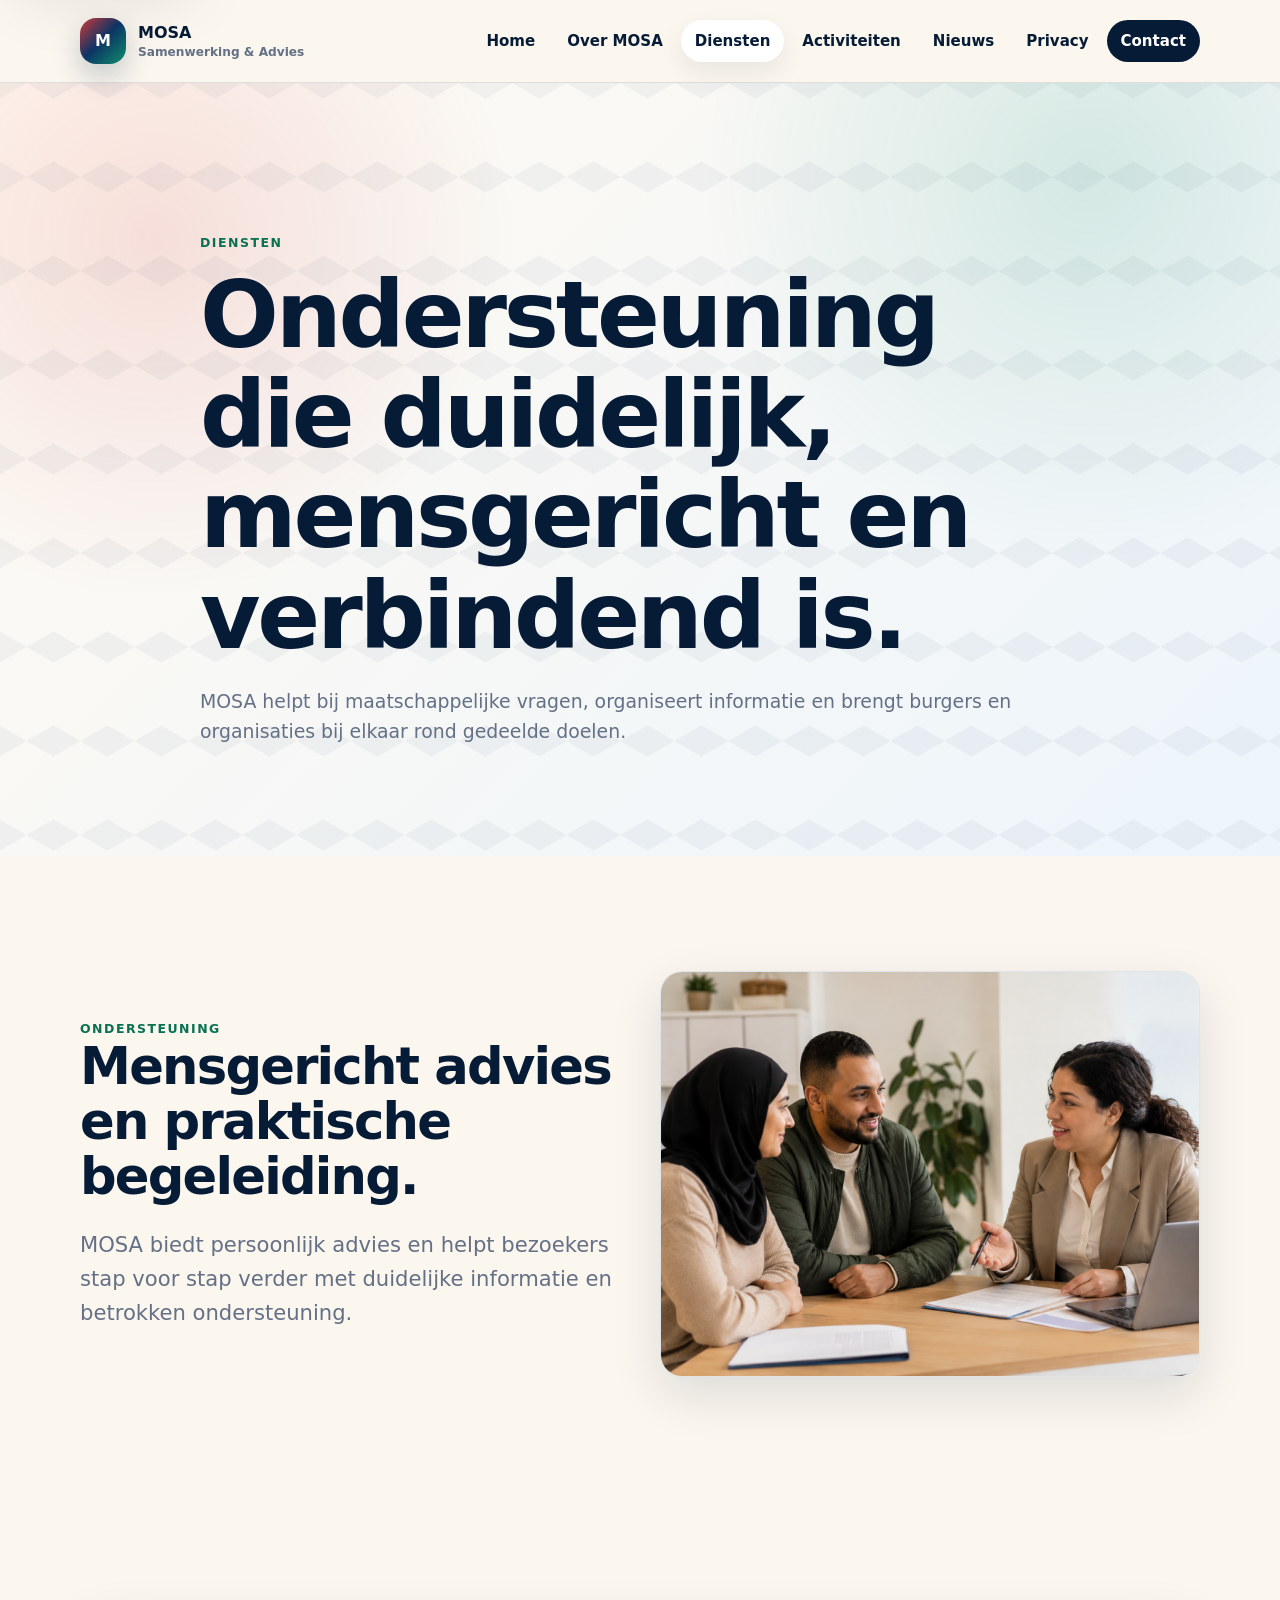
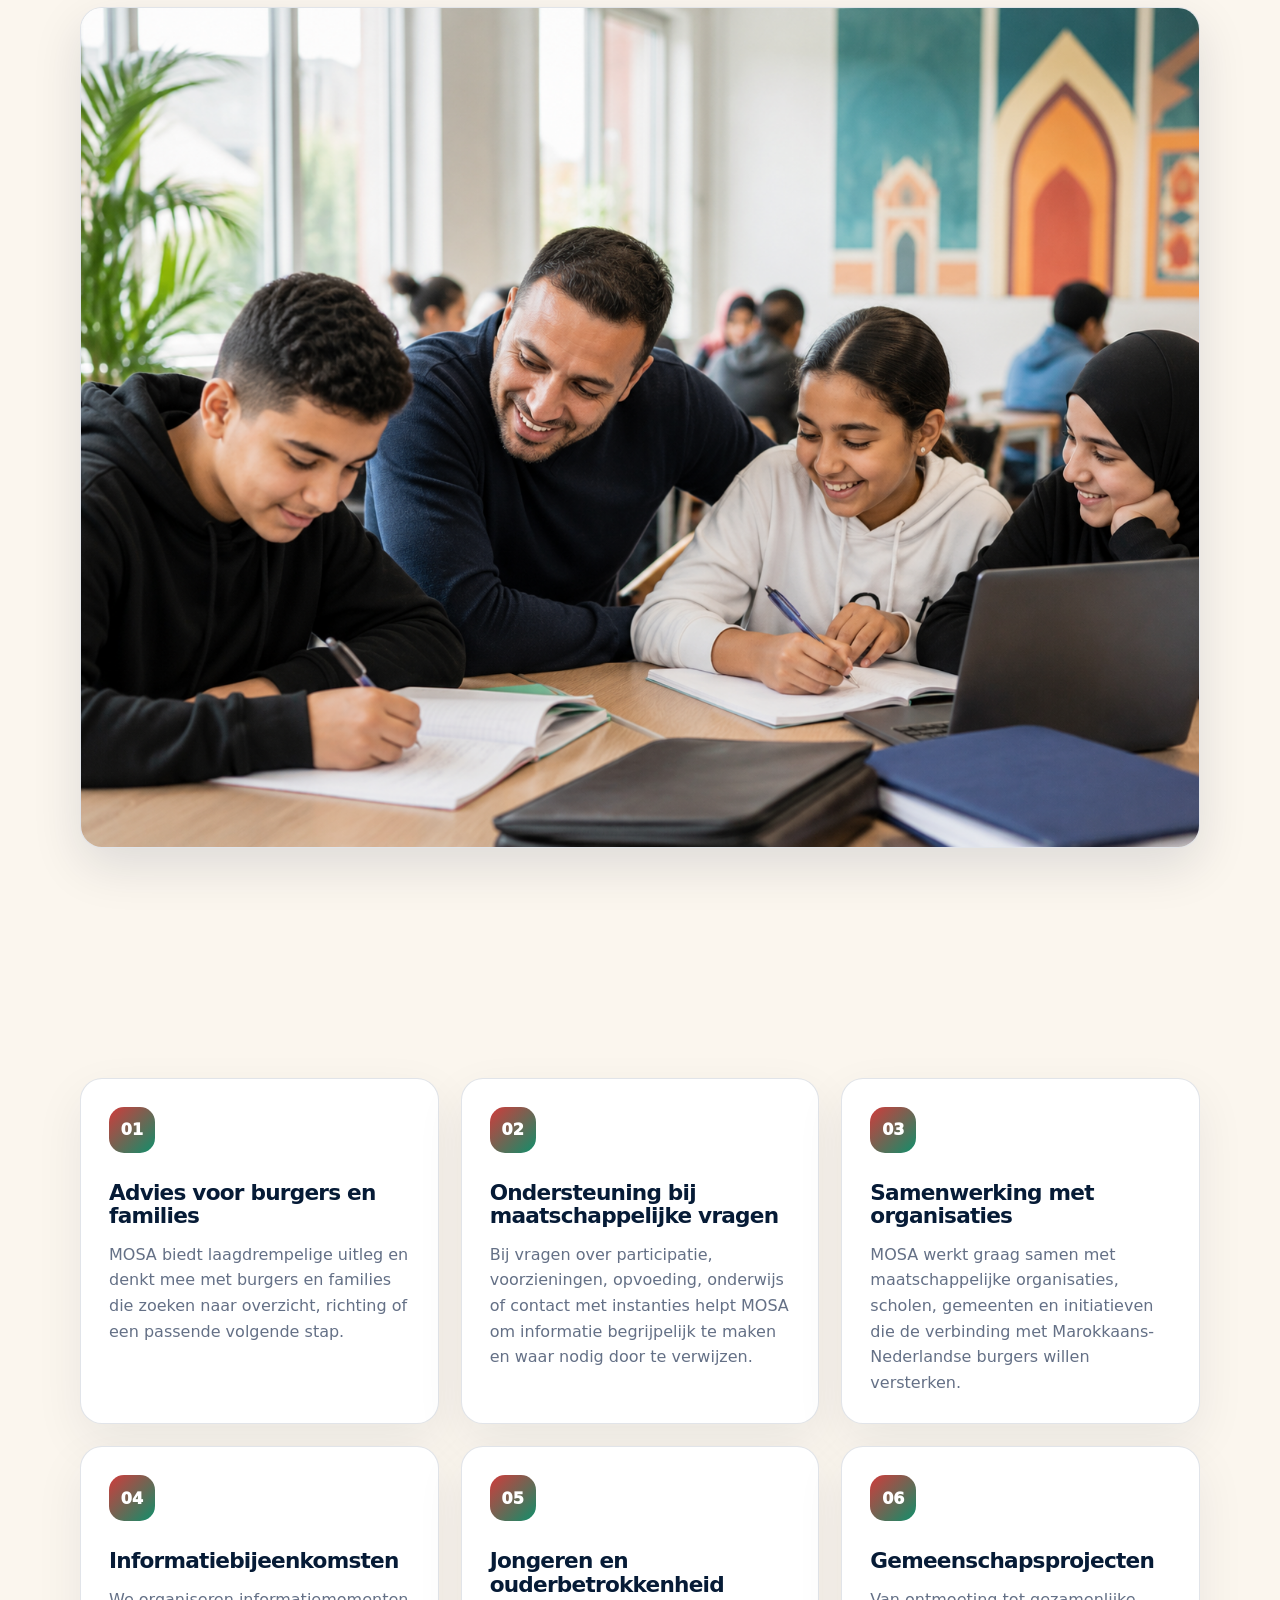
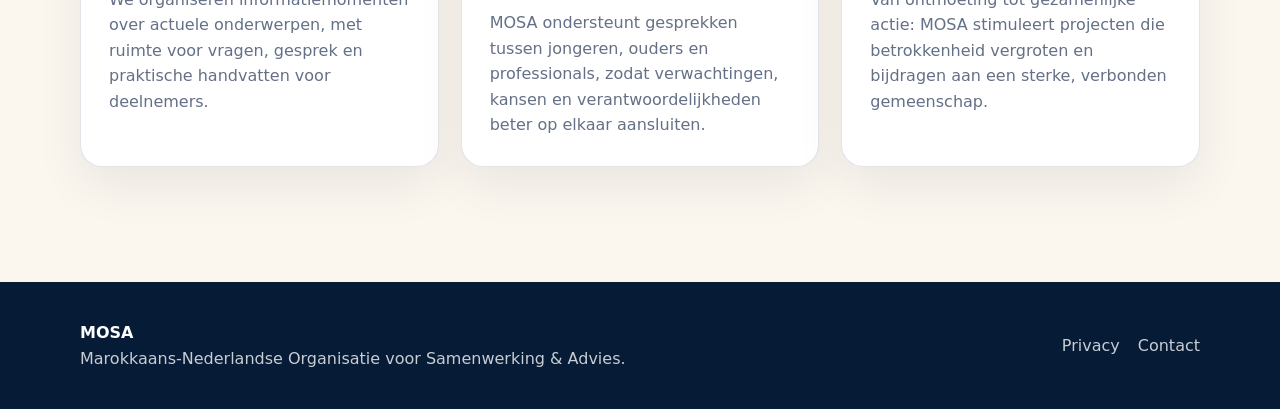
<file: diensten.html>
<!doctype html>
<html lang="nl">
<head>
  <meta charset="utf-8"><meta name="viewport" content="width=device-width, initial-scale=1">
  <title>Diensten — MOSA</title>
  <meta name="description" content="Diensten van MOSA: advies, ondersteuning, informatiebijeenkomsten, samenwerking en gemeenschapsprojecten.">
  <meta property="og:title" content="Diensten — MOSA"><meta property="og:description" content="Professionele ondersteuning en verbinding voor Marokkaans-Nederlandse burgers, families en organisaties."><meta property="og:type" content="website"><meta property="og:url" content="https://mosanl.nl/diensten.html"><meta property="og:locale" content="nl_NL">
  <link rel="stylesheet" href="assets/css/style.css">
</head><body>
<a class="skip-link" href="#main">Direct naar inhoud</a><header class="site-header" data-header><nav class="nav container" aria-label="Hoofdnavigatie"><a class="brand" href="index.html"><span class="brand-mark" aria-hidden="true">M</span><span><strong>MOSA</strong><small>Samenwerking &amp; Advies</small></span></a><button class="nav-toggle" type="button" aria-controls="primary-menu" aria-expanded="false" data-nav-toggle><span class="sr-only">Menu openen</span><span></span><span></span><span></span></button><ul class="nav-menu" id="primary-menu" data-nav-menu><li><a href="index.html">Home</a></li><li><a href="over-mosa.html">Over MOSA</a></li><li><a aria-current="page" href="diensten.html">Diensten</a></li><li><a href="activiteiten.html">Activiteiten</a></li><li><a href="nieuws.html">Nieuws</a></li><li><a href="privacy.html">Privacy</a></li><li><a class="nav-cta" href="contact.html">Contact</a></li></ul></nav></header>
<main id="main"><section class="page-hero pattern-shell"><div class="container narrow"><p class="eyebrow">Diensten</p><h1>Ondersteuning die duidelijk, mensgericht en verbindend is.</h1><p>MOSA helpt bij maatschappelijke vragen, organiseert informatie en brengt burgers en organisaties bij elkaar rond gedeelde doelen.</p></div></section>
<section class="section"><div class="container page-visual-grid"><div><p class="section-kicker">Ondersteuning</p><h2>Mensgericht advies en praktische begeleiding.</h2><p class="lead">MOSA biedt persoonlijk advies en helpt bezoekers stap voor stap verder met duidelijke informatie en betrokken ondersteuning.</p></div><figure class="page-visual"><img src="assets/images/mosa-advice-session.png" alt="Persoonlijk adviesgesprek tussen MOSA en bezoekers"></figure></div></section><section class="section"><div class="container"><figure class="visual-card"><img src="assets/images/mosa-homework-support.png" alt="Ondersteuning van jongeren bij leren en ontwikkeling"></figure></div></section><section class="section"><div class="container service-grid">
<article class="service-card"><span>01</span><h2>Advies voor burgers en families</h2><p>MOSA biedt laagdrempelige uitleg en denkt mee met burgers en families die zoeken naar overzicht, richting of een passende volgende stap.</p></article>
<article class="service-card"><span>02</span><h2>Ondersteuning bij maatschappelijke vragen</h2><p>Bij vragen over participatie, voorzieningen, opvoeding, onderwijs of contact met instanties helpt MOSA om informatie begrijpelijk te maken en waar nodig door te verwijzen.</p></article>
<article class="service-card"><span>03</span><h2>Samenwerking met organisaties</h2><p>MOSA werkt graag samen met maatschappelijke organisaties, scholen, gemeenten en initiatieven die de verbinding met Marokkaans-Nederlandse burgers willen versterken.</p></article>
<article class="service-card"><span>04</span><h2>Informatiebijeenkomsten</h2><p>We organiseren informatiemomenten over actuele onderwerpen, met ruimte voor vragen, gesprek en praktische handvatten voor deelnemers.</p></article>
<article class="service-card"><span>05</span><h2>Jongeren en ouderbetrokkenheid</h2><p>MOSA ondersteunt gesprekken tussen jongeren, ouders en professionals, zodat verwachtingen, kansen en verantwoordelijkheden beter op elkaar aansluiten.</p></article>
<article class="service-card"><span>06</span><h2>Gemeenschapsprojecten</h2><p>Van ontmoeting tot gezamenlijke actie: MOSA stimuleert projecten die betrokkenheid vergroten en bijdragen aan een sterke, verbonden gemeenschap.</p></article>
</div></section></main>
<footer class="site-footer"><div class="container footer-grid"><div><strong>MOSA</strong><p>Marokkaans-Nederlandse Organisatie voor Samenwerking &amp; Advies.</p></div><nav aria-label="Voetnavigatie"><a href="privacy.html">Privacy</a><a href="contact.html">Contact</a></nav></div></footer><script src="assets/js/main.js"></script>
</body></html>
</file>
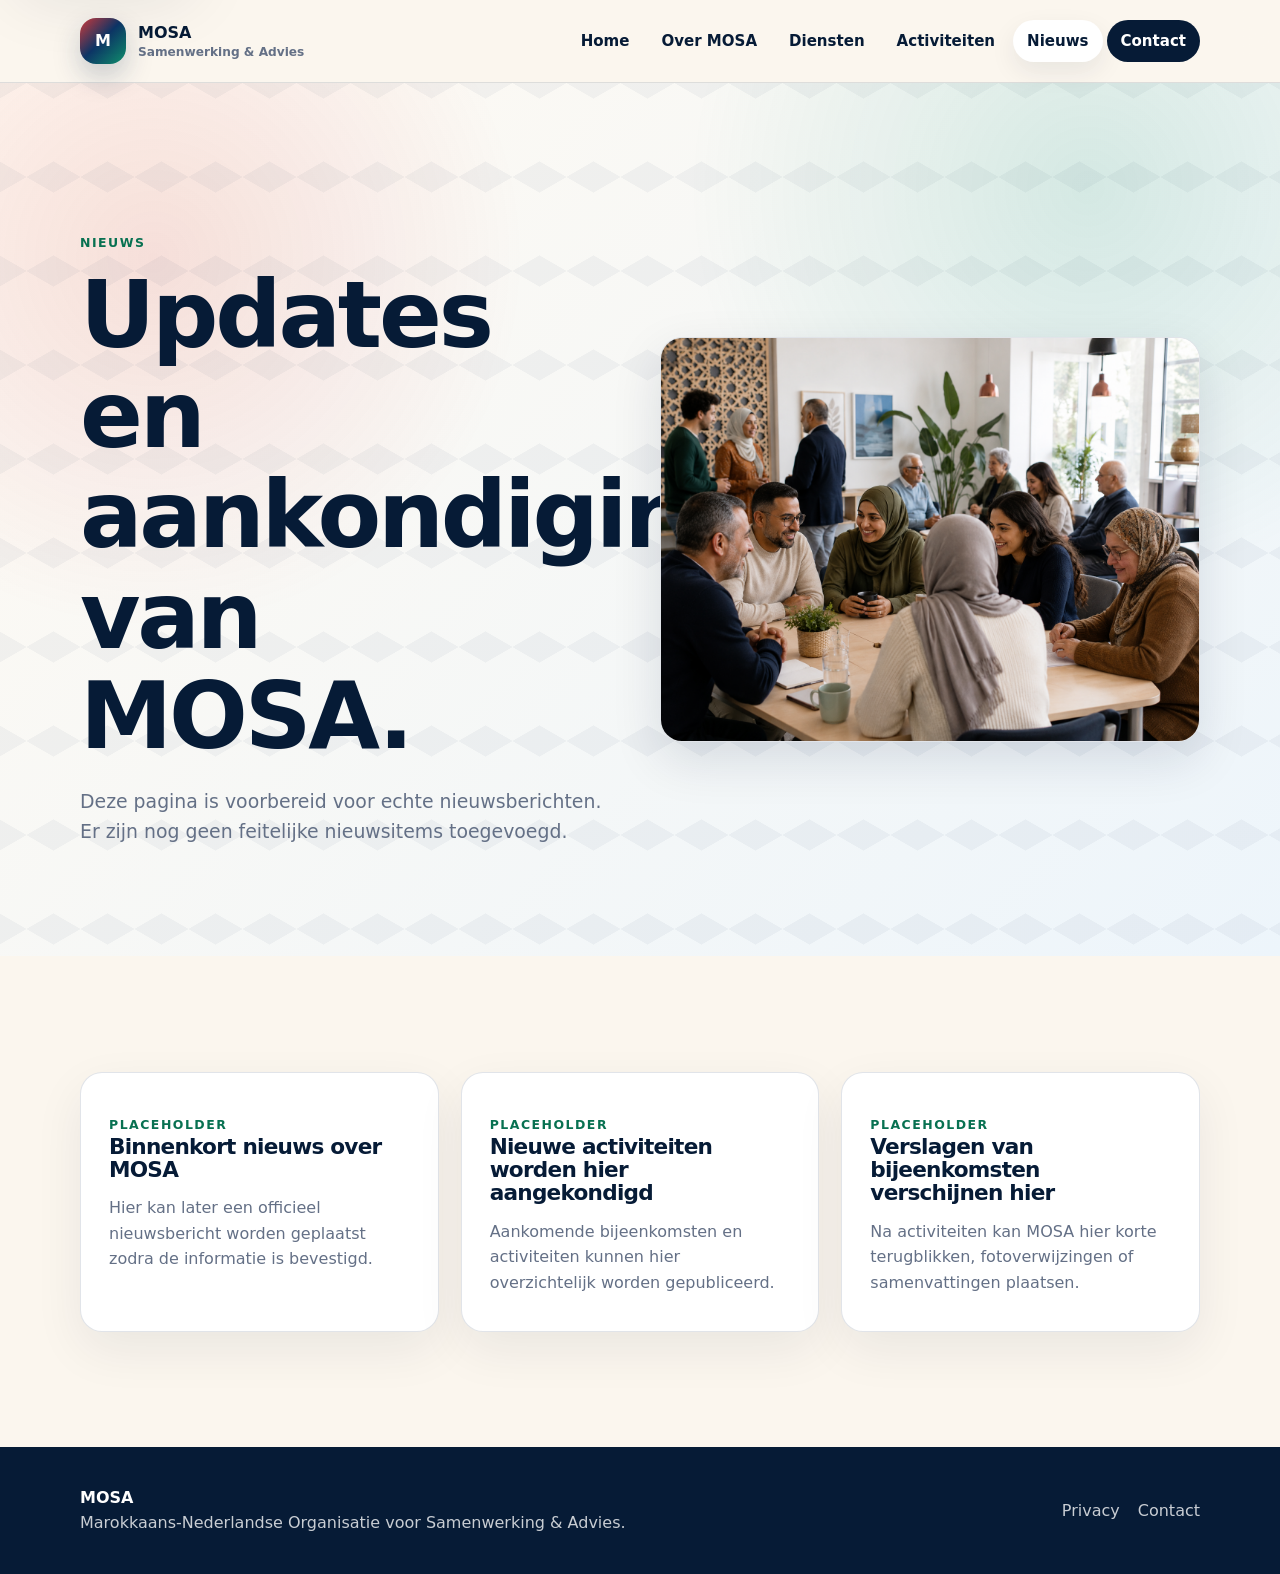
<file: nieuws.html>
<!doctype html>
<html lang="nl">
<head>
  <meta charset="utf-8"><meta name="viewport" content="width=device-width, initial-scale=1">
  <title>Nieuws — MOSA</title>
  <meta name="description" content="Nieuws en updates van MOSA. Placeholderpagina voor toekomstige aankondigingen, activiteiten en verslagen.">
  <meta property="og:title" content="Nieuws — MOSA"><meta property="og:description" content="Toekomstige updates, aankondigingen en verslagen van MOSA verschijnen hier."><meta property="og:type" content="website"><meta property="og:url" content="https://mosanl.nl/nieuws.html"><meta property="og:locale" content="nl_NL">
  <link rel="stylesheet" href="assets/css/style.css">
</head><body>
<a class="skip-link" href="#main">Direct naar inhoud</a><header class="site-header" data-header><nav class="nav container" aria-label="Hoofdnavigatie"><a class="brand" href="index.html"><span class="brand-mark" aria-hidden="true">M</span><span><strong>MOSA</strong><small>Samenwerking &amp; Advies</small></span></a><button class="nav-toggle" type="button" aria-controls="primary-menu" aria-expanded="false" data-nav-toggle><span class="sr-only">Menu openen</span><span></span><span></span><span></span></button><ul class="nav-menu" id="primary-menu" data-nav-menu><li><a href="index.html">Home</a></li><li><a href="over-mosa.html">Over MOSA</a></li><li><a href="diensten.html">Diensten</a></li><li><a href="activiteiten.html">Activiteiten</a></li><li><a aria-current="page" href="nieuws.html">Nieuws</a></li><li><a class="nav-cta" href="contact.html">Contact</a></li></ul></nav></header>
<main id="main"><section class="page-hero pattern-shell"><div class="container page-visual-grid"><div><p class="eyebrow">Nieuws</p><h1>Updates en aankondigingen van MOSA.</h1><p>Deze pagina is voorbereid voor echte nieuwsberichten. Er zijn nog geen feitelijke nieuwsitems toegevoegd.</p></div><figure class="page-visual"><img src="assets/images/mosa-community-gathering.png" alt="Gemeenschapsmoment als visuele ondersteuning voor nieuws en updates van MOSA"></figure></div></section>
<section class="section"><div class="container news-grid"><article class="news-card"><p class="placeholder-label">Placeholder</p><h2>Binnenkort nieuws over MOSA</h2><p>Hier kan later een officieel nieuwsbericht worden geplaatst zodra de informatie is bevestigd.</p></article><article class="news-card"><p class="placeholder-label">Placeholder</p><h2>Nieuwe activiteiten worden hier aangekondigd</h2><p>Aankomende bijeenkomsten en activiteiten kunnen hier overzichtelijk worden gepubliceerd.</p></article><article class="news-card"><p class="placeholder-label">Placeholder</p><h2>Verslagen van bijeenkomsten verschijnen hier</h2><p>Na activiteiten kan MOSA hier korte terugblikken, fotoverwijzingen of samenvattingen plaatsen.</p></article></div></section></main>
<footer class="site-footer"><div class="container footer-grid"><div><strong>MOSA</strong><p>Marokkaans-Nederlandse Organisatie voor Samenwerking &amp; Advies.</p></div><nav aria-label="Voetnavigatie"><a href="privacy.html">Privacy</a><a href="contact.html">Contact</a></nav></div></footer><script src="assets/js/main.js"></script>
</body></html>
</file>
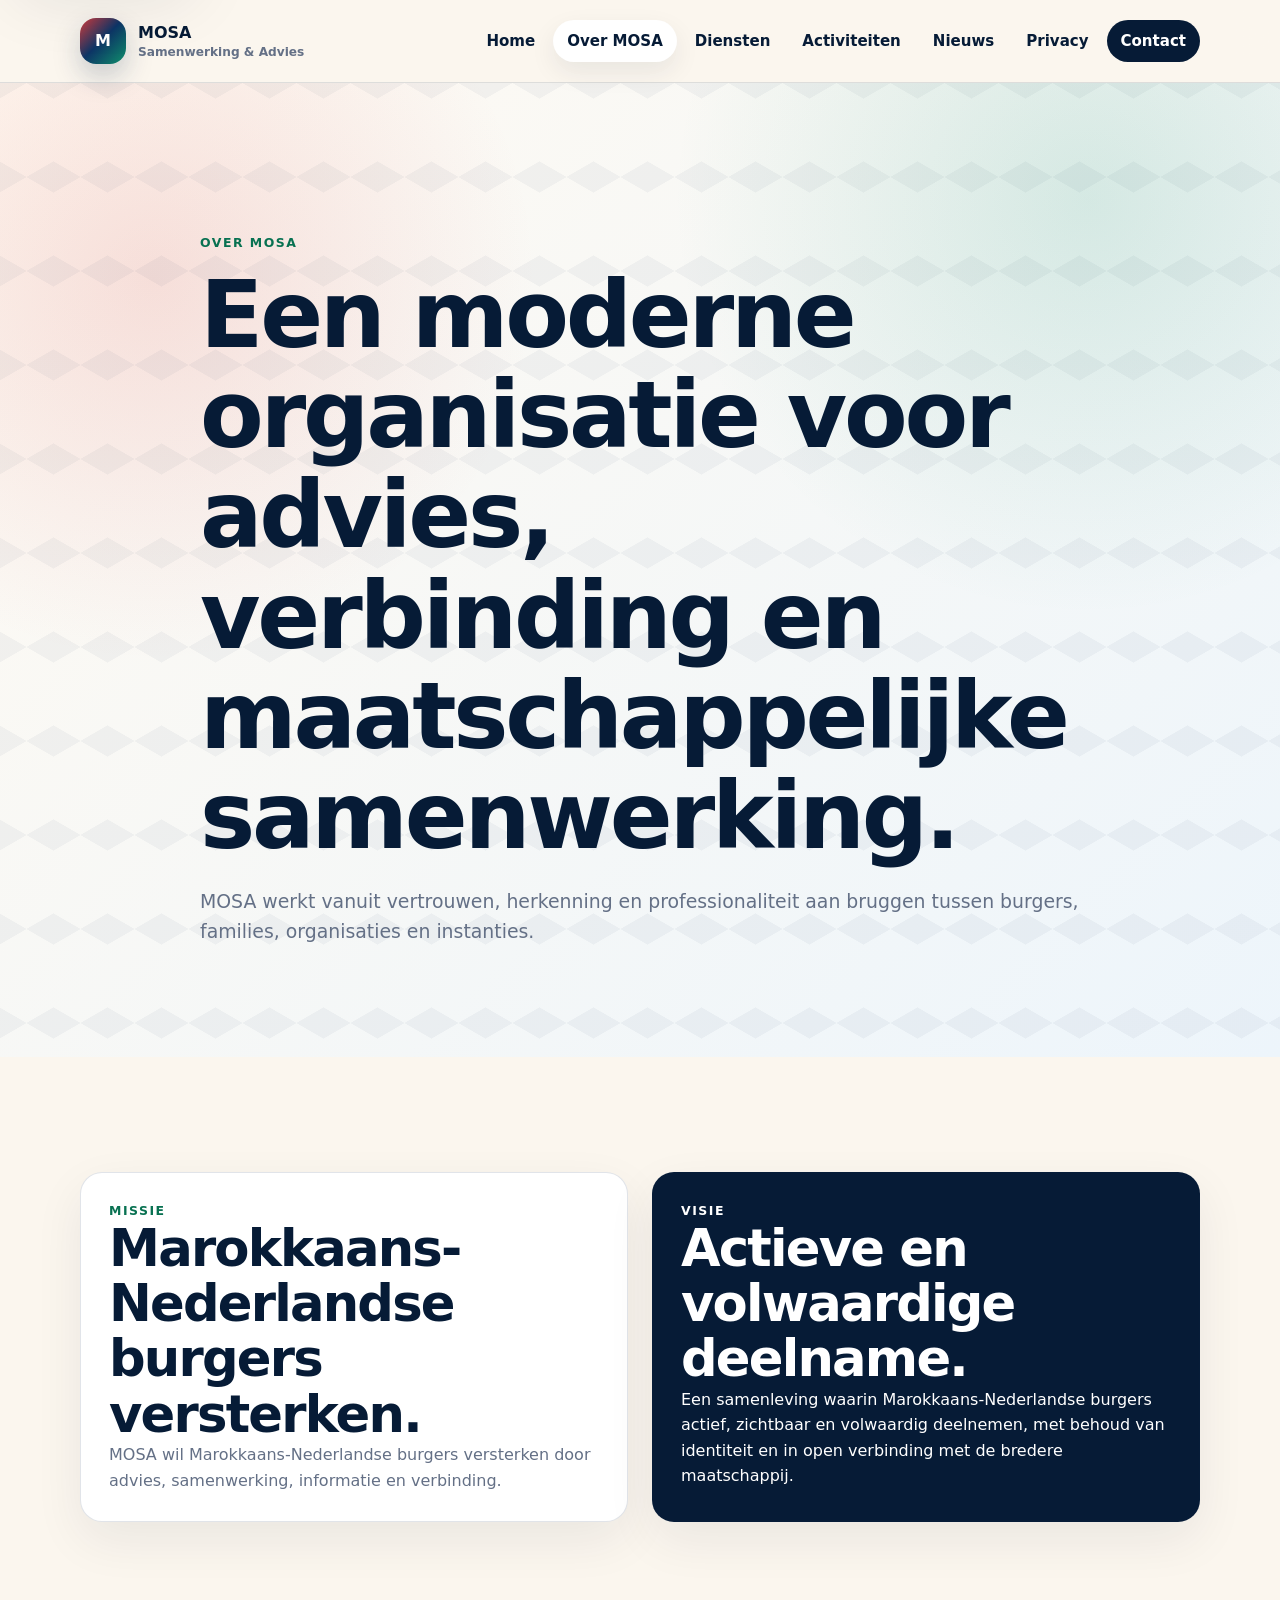
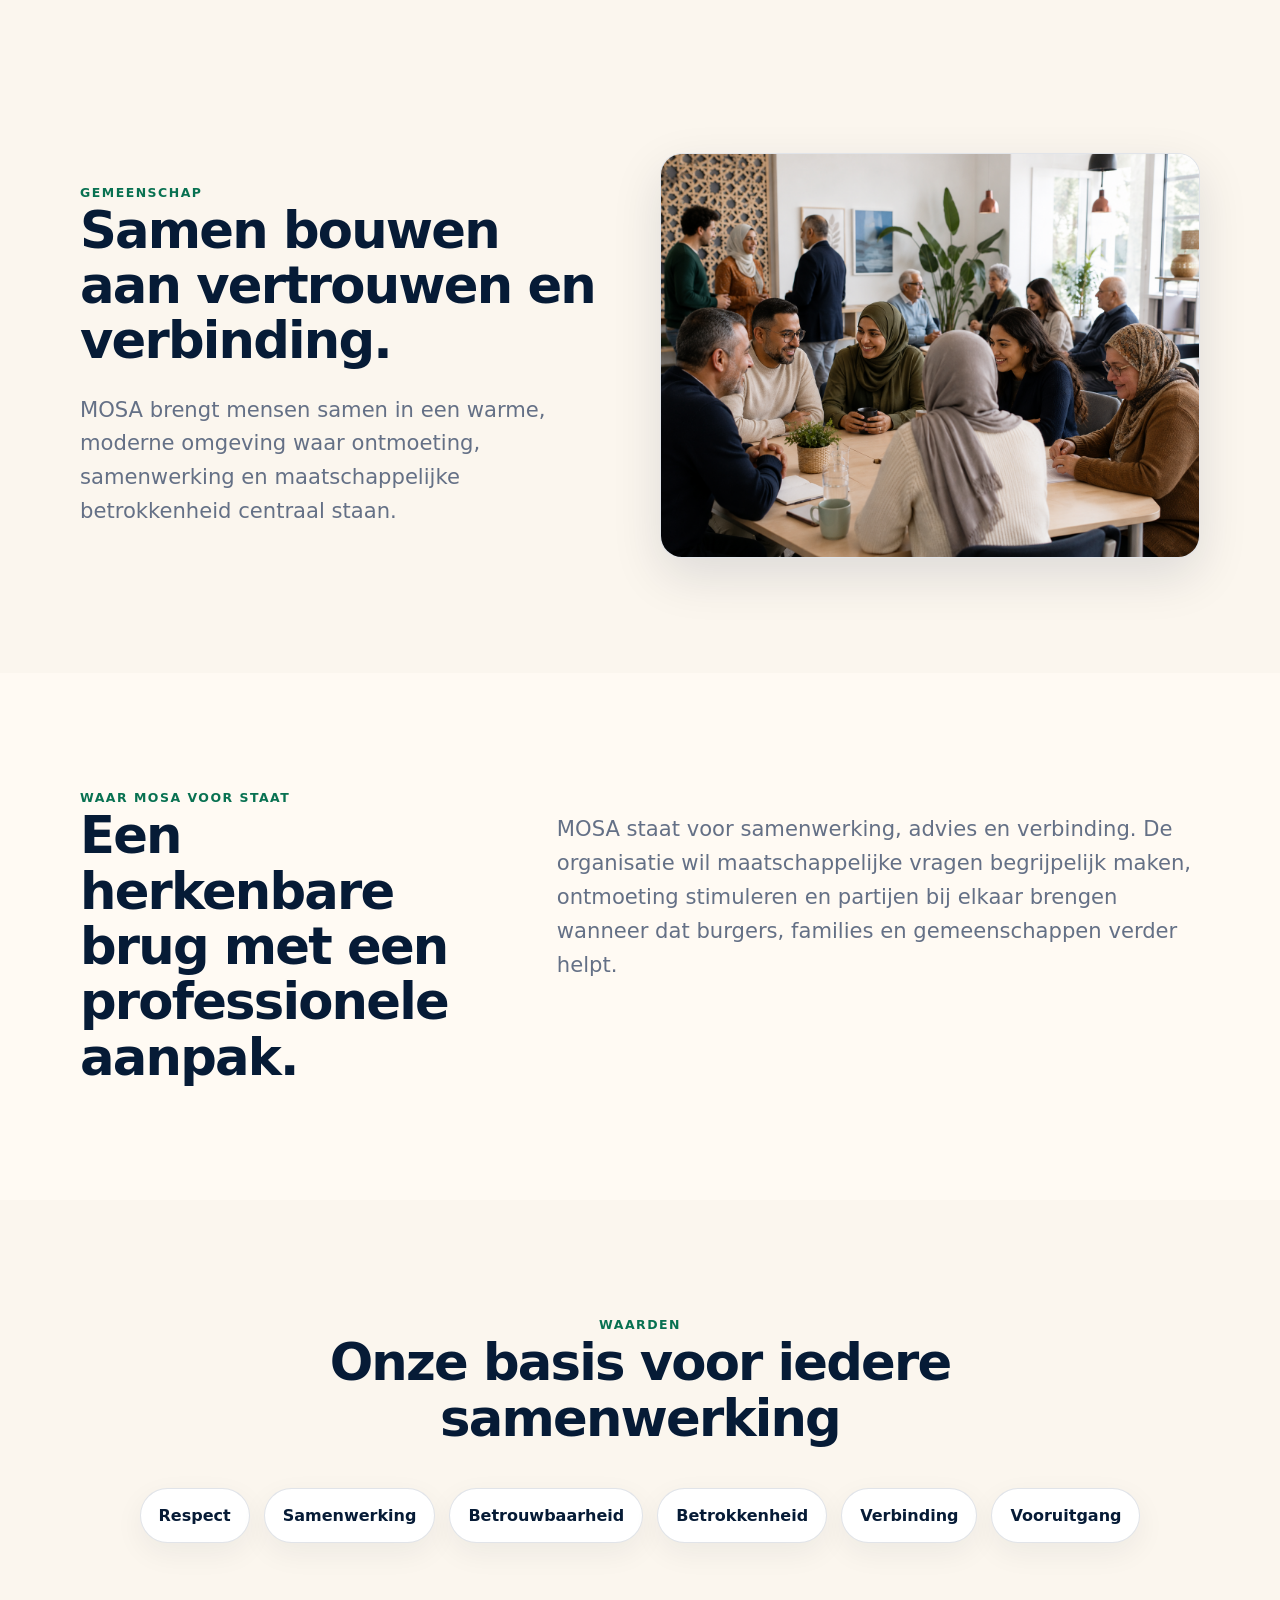
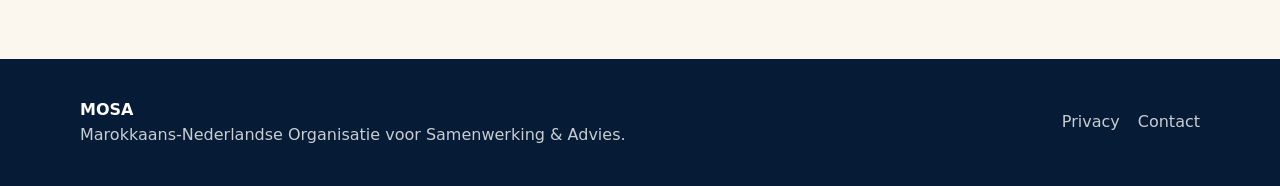
<file: over-mosa.html>
<!doctype html>
<html lang="nl">
<head>
  <meta charset="utf-8"><meta name="viewport" content="width=device-width, initial-scale=1">
  <title>Over MOSA — Missie, visie en waarden</title>
  <meta name="description" content="Lees over de missie, visie en waarden van MOSA: Marokkaans-Nederlandse Organisatie voor Samenwerking &amp; Advies.">
  <meta property="og:title" content="Over MOSA — Missie, visie en waarden"><meta property="og:description" content="MOSA staat voor respect, samenwerking, betrouwbaarheid, betrokkenheid, verbinding en vooruitgang."><meta property="og:type" content="website"><meta property="og:url" content="https://mosanl.nl/over-mosa.html"><meta property="og:locale" content="nl_NL">
  <link rel="stylesheet" href="assets/css/style.css">
</head>
<body>
<a class="skip-link" href="#main">Direct naar inhoud</a>
<header class="site-header" data-header><nav class="nav container" aria-label="Hoofdnavigatie"><a class="brand" href="index.html"><span class="brand-mark" aria-hidden="true">M</span><span><strong>MOSA</strong><small>Samenwerking &amp; Advies</small></span></a><button class="nav-toggle" type="button" aria-controls="primary-menu" aria-expanded="false" data-nav-toggle><span class="sr-only">Menu openen</span><span></span><span></span><span></span></button><ul class="nav-menu" id="primary-menu" data-nav-menu><li><a href="index.html">Home</a></li><li><a aria-current="page" href="over-mosa.html">Over MOSA</a></li><li><a href="diensten.html">Diensten</a></li><li><a href="activiteiten.html">Activiteiten</a></li><li><a href="nieuws.html">Nieuws</a></li><li><a href="privacy.html">Privacy</a></li><li><a class="nav-cta" href="contact.html">Contact</a></li></ul></nav></header>
<main id="main">
  <section class="page-hero pattern-shell"><div class="container narrow"><p class="eyebrow">Over MOSA</p><h1>Een moderne organisatie voor advies, verbinding en maatschappelijke samenwerking.</h1><p>MOSA werkt vanuit vertrouwen, herkenning en professionaliteit aan bruggen tussen burgers, families, organisaties en instanties.</p></div></section>
  <section class="section"><div class="container two-column"><article class="statement-card"><p class="section-kicker">Missie</p><h2>Marokkaans-Nederlandse burgers versterken.</h2><p>MOSA wil Marokkaans-Nederlandse burgers versterken door advies, samenwerking, informatie en verbinding.</p></article><article class="statement-card accent"><p class="section-kicker">Visie</p><h2>Actieve en volwaardige deelname.</h2><p>Een samenleving waarin Marokkaans-Nederlandse burgers actief, zichtbaar en volwaardig deelnemen, met behoud van identiteit en in open verbinding met de bredere maatschappij.</p></article></div></section>
  <section class="section"><div class="container page-visual-grid"><div><p class="section-kicker">Gemeenschap</p><h2>Samen bouwen aan vertrouwen en verbinding.</h2><p class="lead">MOSA brengt mensen samen in een warme, moderne omgeving waar ontmoeting, samenwerking en maatschappelijke betrokkenheid centraal staan.</p></div><figure class="page-visual"><img src="assets/images/mosa-community-gathering.png" alt="Gemeenschapsbijeenkomst van MOSA in een warme en moderne omgeving"></figure></div></section><section class="section soft-bg"><div class="container split"><div><p class="section-kicker">Waar MOSA voor staat</p><h2>Een herkenbare brug met een professionele aanpak.</h2></div><p class="lead">MOSA staat voor samenwerking, advies en verbinding. De organisatie wil maatschappelijke vragen begrijpelijk maken, ontmoeting stimuleren en partijen bij elkaar brengen wanneer dat burgers, families en gemeenschappen verder helpt.</p></div></section>
  <section class="section"><div class="container"><div class="section-heading"><p class="section-kicker">Waarden</p><h2>Onze basis voor iedere samenwerking</h2></div><div class="values-grid"><span>Respect</span><span>Samenwerking</span><span>Betrouwbaarheid</span><span>Betrokkenheid</span><span>Verbinding</span><span>Vooruitgang</span></div></div></section>
</main>
<footer class="site-footer"><div class="container footer-grid"><div><strong>MOSA</strong><p>Marokkaans-Nederlandse Organisatie voor Samenwerking &amp; Advies.</p></div><nav aria-label="Voetnavigatie"><a href="privacy.html">Privacy</a><a href="contact.html">Contact</a></nav></div></footer><script src="assets/js/main.js"></script>
</body></html>
</file>
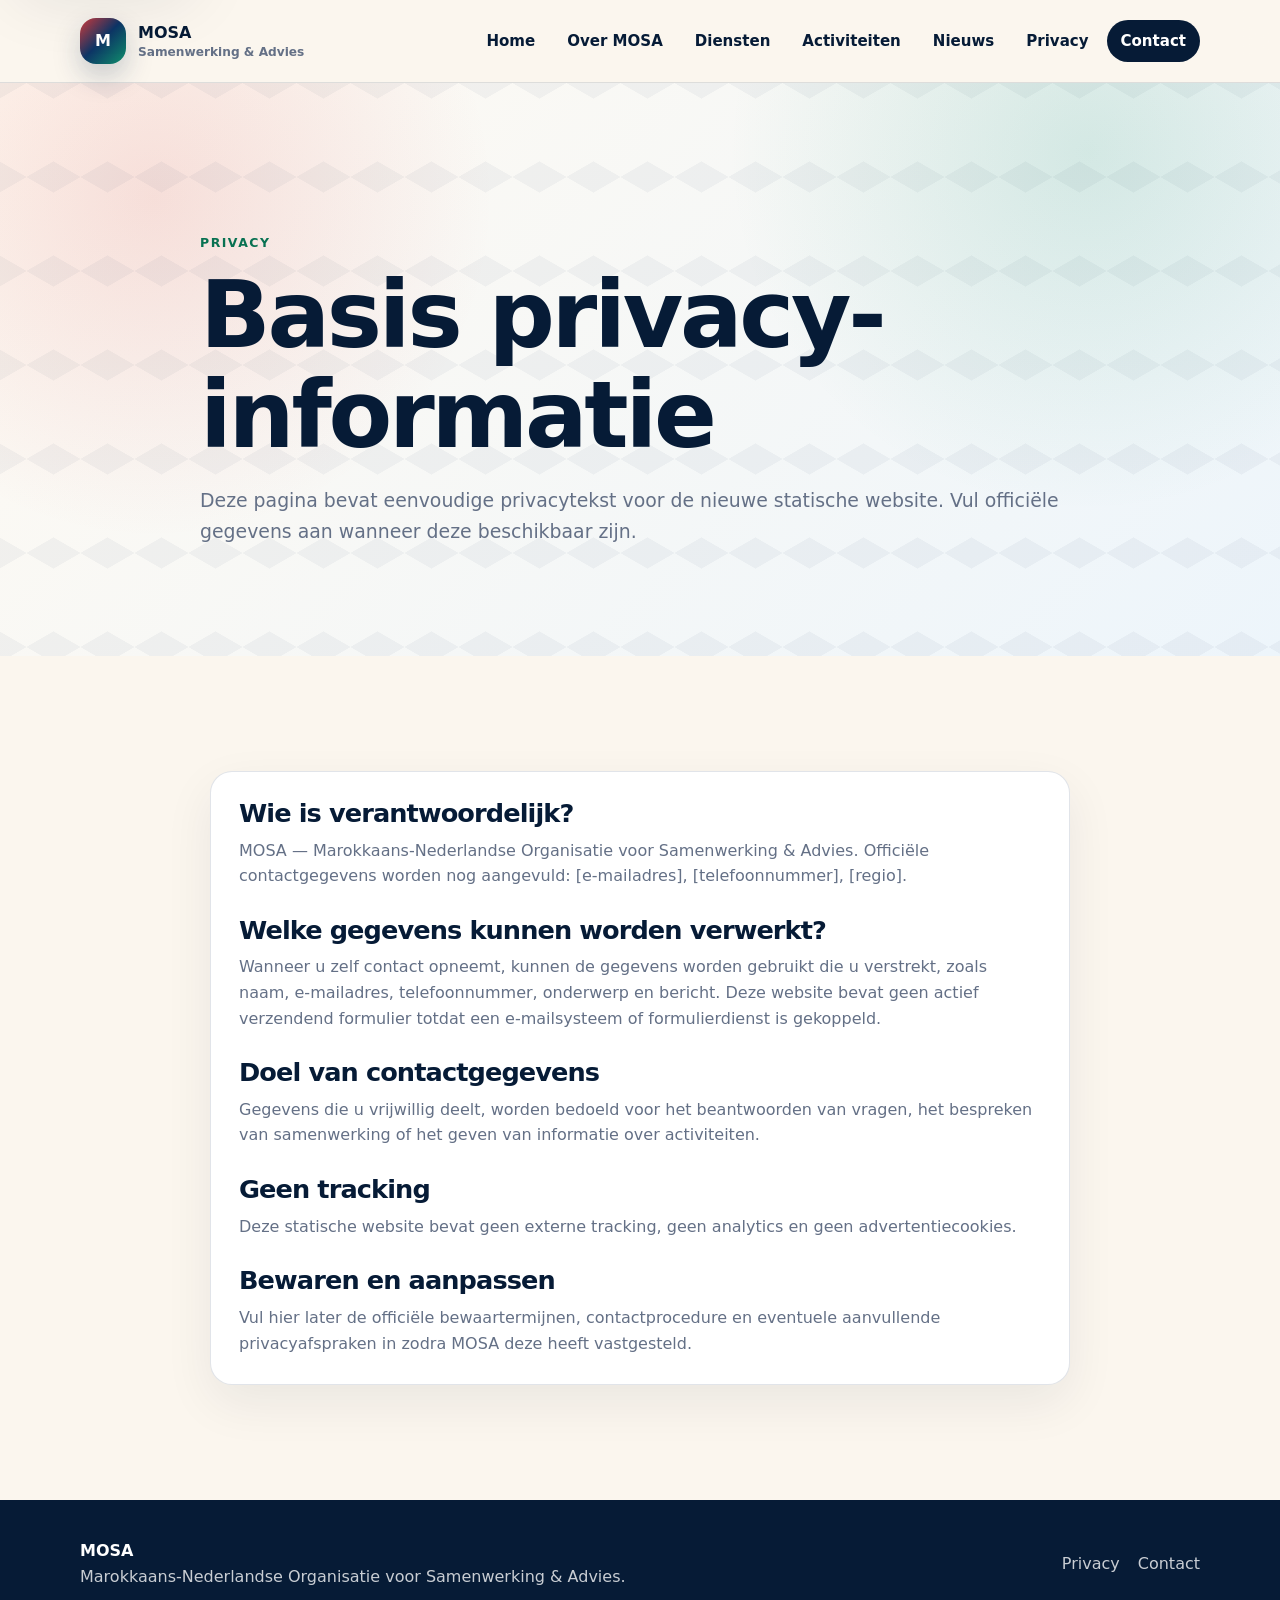
<file: privacy.html>
<!doctype html>
<html lang="nl">
<head>
  <meta charset="utf-8"><meta name="viewport" content="width=device-width, initial-scale=1">
  <title>Privacy — MOSA</title>
  <meta name="description" content="Basis privacy-informatie voor de statische MOSA website, met placeholders voor officiële organisatiegegevens.">
  <meta property="og:title" content="Privacy — MOSA"><meta property="og:description" content="Eenvoudige privacy-uitleg voor de nieuwe statische MOSA website."><meta property="og:type" content="website"><meta property="og:url" content="https://mosanl.nl/privacy.html"><meta property="og:locale" content="nl_NL">
  <link rel="stylesheet" href="assets/css/style.css">
</head><body>
<a class="skip-link" href="#main">Direct naar inhoud</a><header class="site-header" data-header><nav class="nav container" aria-label="Hoofdnavigatie"><a class="brand" href="index.html"><span class="brand-mark" aria-hidden="true">M</span><span><strong>MOSA</strong><small>Samenwerking &amp; Advies</small></span></a><button class="nav-toggle" type="button" aria-controls="primary-menu" aria-expanded="false" data-nav-toggle><span class="sr-only">Menu openen</span><span></span><span></span><span></span></button><ul class="nav-menu" id="primary-menu" data-nav-menu><li><a href="index.html">Home</a></li><li><a href="over-mosa.html">Over MOSA</a></li><li><a href="diensten.html">Diensten</a></li><li><a href="activiteiten.html">Activiteiten</a></li><li><a href="nieuws.html">Nieuws</a></li><li><a href="privacy.html">Privacy</a></li><li><a class="nav-cta" href="contact.html">Contact</a></li></ul></nav></header>
<main id="main"><section class="page-hero pattern-shell"><div class="container narrow"><p class="eyebrow">Privacy</p><h1>Basis privacy-informatie</h1><p>Deze pagina bevat eenvoudige privacytekst voor de nieuwe statische website. Vul officiële gegevens aan wanneer deze beschikbaar zijn.</p></div></section>
<section class="section"><div class="container content-page"><h2>Wie is verantwoordelijk?</h2><p>MOSA — Marokkaans-Nederlandse Organisatie voor Samenwerking &amp; Advies. Officiële contactgegevens worden nog aangevuld: [e-mailadres], [telefoonnummer], [regio].</p><h2>Welke gegevens kunnen worden verwerkt?</h2><p>Wanneer u zelf contact opneemt, kunnen de gegevens worden gebruikt die u verstrekt, zoals naam, e-mailadres, telefoonnummer, onderwerp en bericht. Deze website bevat geen actief verzendend formulier totdat een e-mailsysteem of formulierdienst is gekoppeld.</p><h2>Doel van contactgegevens</h2><p>Gegevens die u vrijwillig deelt, worden bedoeld voor het beantwoorden van vragen, het bespreken van samenwerking of het geven van informatie over activiteiten.</p><h2>Geen tracking</h2><p>Deze statische website bevat geen externe tracking, geen analytics en geen advertentiecookies.</p><h2>Bewaren en aanpassen</h2><p>Vul hier later de officiële bewaartermijnen, contactprocedure en eventuele aanvullende privacyafspraken in zodra MOSA deze heeft vastgesteld.</p></div></section></main>
<footer class="site-footer"><div class="container footer-grid"><div><strong>MOSA</strong><p>Marokkaans-Nederlandse Organisatie voor Samenwerking &amp; Advies.</p></div><nav aria-label="Voetnavigatie"><a href="privacy.html">Privacy</a><a href="contact.html">Contact</a></nav></div></footer><script src="assets/js/main.js"></script>
</body></html>
</file>
<file: assets/css/style.css>
:root {
  --blue-950: #061b36;
  --blue-900: #082448;
  --blue-800: #0d3566;
  --blue-100: #eaf2fb;
  --green: #0f8f6b;
  --green-dark: #087151;
  --red: #d23b3b;
  --gold: #d7a84d;
  --cream: #fbf6ee;
  --sand: #f2e7d7;
  --white: #ffffff;
  --ink: #172033;
  --muted: #647086;
  --border: rgba(8, 36, 72, 0.12);
  --shadow: 0 24px 70px rgba(6, 27, 54, 0.14);
  --radius-xl: 32px;
  --radius-lg: 22px;
  --radius-md: 16px;
  --container: min(1120px, calc(100% - 40px));
  --font: Inter, ui-sans-serif, system-ui, -apple-system, BlinkMacSystemFont, "Segoe UI", sans-serif;
}

* { box-sizing: border-box; }
html { scroll-behavior: smooth; }
body {
  margin: 0;
  font-family: var(--font);
  color: var(--ink);
  background: var(--cream);
  line-height: 1.6;
}
a { color: inherit; text-decoration: none; }
p { margin: 0; color: var(--muted); }
h1, h2, h3 { margin: 0; line-height: 1.08; color: var(--blue-950); letter-spacing: -0.035em; }
h1 { font-size: clamp(2.7rem, 8vw, 5.8rem); }
h2 { font-size: clamp(2rem, 4vw, 3.35rem); }
h3 { font-size: 1.2rem; }
.container { width: var(--container); margin-inline: auto; }
.section { padding: clamp(72px, 9vw, 120px) 0; }
.skip-link { position: absolute; left: 16px; top: -80px; z-index: 100; padding: 10px 14px; border-radius: 999px; background: var(--white); color: var(--blue-950); box-shadow: var(--shadow); }
.skip-link:focus { top: 16px; }
.sr-only { position: absolute; width: 1px; height: 1px; padding: 0; overflow: hidden; clip: rect(0,0,0,0); white-space: nowrap; border: 0; }

.site-header { position: sticky; top: 0; z-index: 50; background: rgba(251, 246, 238, 0.88); backdrop-filter: blur(18px); border-bottom: 1px solid var(--border); }
.nav { min-height: 82px; display: flex; align-items: center; justify-content: space-between; gap: 20px; }
.brand { display: inline-flex; align-items: center; gap: 12px; font-weight: 800; color: var(--blue-950); }
.brand-mark { width: 46px; height: 46px; display: grid; place-items: center; color: var(--white); border-radius: 16px; background: linear-gradient(135deg, var(--red), var(--blue-800) 48%, var(--green)); box-shadow: 0 12px 28px rgba(8, 36, 72, 0.22); }
.site-logo { height: 56px; width: auto; display: block; }
.brand small { display: block; margin-top: -3px; color: var(--muted); font-size: 0.76rem; font-weight: 700; }
.nav-menu { display: flex; align-items: center; gap: 4px; list-style: none; padding: 0; margin: 0; }
.nav-menu a { display: inline-flex; align-items: center; min-height: 42px; padding: 0 14px; border-radius: 999px; color: var(--blue-950); font-weight: 750; font-size: 0.94rem; }
.nav-menu a:hover, .nav-menu a:focus-visible, .nav-menu a[aria-current="page"] { background: var(--white); box-shadow: 0 10px 26px rgba(6, 27, 54, 0.08); outline: none; }
.nav-menu .nav-cta { background: var(--blue-950); color: var(--white); }
.nav-toggle { display: none; width: 46px; height: 46px; border: 0; border-radius: 14px; background: var(--blue-950); cursor: pointer; }
.nav-toggle span:not(.sr-only) { display: block; width: 20px; height: 2px; margin: 5px auto; background: var(--white); border-radius: 999px; }

.pattern-shell { position: relative; overflow: hidden; background: radial-gradient(circle at 12% 20%, rgba(210, 59, 59, 0.14), transparent 28%), radial-gradient(circle at 85% 12%, rgba(15, 143, 107, 0.14), transparent 30%), linear-gradient(135deg, #fffaf2 0%, #edf5fb 100%); }
.pattern-shell::before { content: ""; position: absolute; inset: 0; opacity: 0.18; background-image: linear-gradient(30deg, rgba(8,36,72,.22) 12%, transparent 12.5%, transparent 87%, rgba(8,36,72,.22) 87.5%, rgba(8,36,72,.22)), linear-gradient(150deg, rgba(8,36,72,.22) 12%, transparent 12.5%, transparent 87%, rgba(8,36,72,.22) 87.5%, rgba(8,36,72,.22)); background-size: 54px 94px; pointer-events: none; }
.hero { min-height: calc(100vh - 82px); display: grid; align-items: center; padding: 80px 0; }
.hero-grid, .split-visual, .page-visual-grid { position: relative; display: grid; grid-template-columns: minmax(0, 1fr) minmax(320px, 540px); gap: 48px; align-items: center; }
.eyebrow, .section-kicker, .placeholder-label, .event-date { color: var(--green-dark); font-weight: 900; text-transform: uppercase; letter-spacing: 0.12em; font-size: 0.78rem; }
.hero-subtitle, .lead { font-size: clamp(1.1rem, 2vw, 1.32rem); max-width: 720px; margin-top: 24px; }
.button-row { display: flex; flex-wrap: wrap; gap: 14px; margin-top: 34px; }
.btn { display: inline-flex; min-height: 52px; align-items: center; justify-content: center; padding: 0 22px; border: 0; border-radius: 999px; font-weight: 900; cursor: pointer; transition: transform .2s ease, box-shadow .2s ease, background .2s ease; }
.btn:hover, .btn:focus-visible { transform: translateY(-2px); outline: none; }
.btn-primary { background: var(--blue-950); color: var(--white); box-shadow: 0 16px 38px rgba(6, 27, 54, 0.26); }
.btn-secondary { background: var(--white); color: var(--blue-950); border: 1px solid var(--border); }
.btn-light { background: var(--white); color: var(--blue-950); box-shadow: 0 16px 38px rgba(6, 27, 54, 0.2); }
.hero-visual { position: relative; margin: 0; border-radius: 32px; padding: 10px; background: linear-gradient(135deg, rgba(255,255,255,0.9), rgba(255,255,255,0.45)); box-shadow: 0 28px 80px rgba(0, 0, 0, 0.18); border: 1px solid rgba(255, 255, 255, 0.55); }
.hero-visual::after { content: ""; position: absolute; inset: auto 36px -18px; height: 44px; border-radius: 999px; background: rgba(6, 27, 54, 0.18); filter: blur(24px); z-index: -1; }
.hero-visual img { width: 100%; height: auto; display: block; border-radius: 24px; object-fit: cover; background: #fff7ee; }
.hero-visual figcaption { position: absolute; left: 28px; right: 28px; bottom: 28px; padding: 14px 16px; border: 1px solid rgba(255,255,255,.54); border-radius: 18px; background: rgba(6, 27, 54, 0.78); color: var(--white); font-size: 0.95rem; font-weight: 850; line-height: 1.35; box-shadow: 0 14px 34px rgba(6, 27, 54, 0.18); backdrop-filter: blur(14px); }

.split { display: grid; grid-template-columns: 0.8fr 1.2fr; gap: 48px; align-items: start; }
.soft-bg { background: #fffaf3; }
.section-heading { text-align: center; max-width: 760px; margin: 0 auto 42px; }
.section-heading.wide { max-width: 920px; }
.card-grid { display: grid; gap: 22px; }
.card-grid.three { grid-template-columns: repeat(3, 1fr); }
.card-grid.four { grid-template-columns: repeat(4, 1fr); }
.feature-card, .mini-card, .statement-card, .service-card, .event-card, .news-card, .contact-card, .contact-form, .content-page { background: var(--white); border: 1px solid var(--border); border-radius: var(--radius-lg); padding: 28px; box-shadow: 0 18px 50px rgba(6,27,54,.07); }
.feature-card { min-height: 260px; }
.icon-badge, .service-card span { display: inline-grid; place-items: center; width: 46px; height: 46px; margin-bottom: 28px; border-radius: 15px; color: var(--white); background: linear-gradient(135deg, var(--red), var(--green)); font-weight: 950; }
.feature-card p, .mini-card p, .service-card p, .event-card p, .news-card p { margin-top: 14px; }
.rounded-panel { position: relative; overflow: hidden; display: grid; grid-template-columns: 0.85fr 1.15fr; border-radius: var(--radius-xl); background: var(--blue-950); color: var(--white); min-height: 420px; box-shadow: var(--shadow); }
.panel-pattern { background: radial-gradient(circle at 40% 35%, var(--red), transparent 30%), radial-gradient(circle at 65% 65%, var(--green), transparent 32%), repeating-linear-gradient(45deg, rgba(255,255,255,.13) 0 2px, transparent 2px 20px); }
.panel-content { padding: clamp(34px, 6vw, 72px); align-self: center; }
.panel-content h2, .panel-content p { color: var(--white); }
.cta-section { padding-top: 0; }
.cta-card { display: flex; align-items: center; justify-content: space-between; gap: 30px; padding: clamp(34px, 6vw, 64px); border-radius: var(--radius-xl); background: linear-gradient(135deg, var(--blue-950), var(--blue-800)); color: var(--white); box-shadow: var(--shadow); }
.cta-card h2, .cta-card p { color: var(--white); }
.page-hero { padding: clamp(90px, 12vw, 150px) 0 clamp(70px, 9vw, 110px); }
.narrow { position: relative; max-width: 880px; }
.page-hero h1 { margin-top: 12px; }
.page-hero p:last-child { margin-top: 20px; font-size: 1.18rem; }
.two-column, .contact-grid { display: grid; grid-template-columns: 1fr 1fr; gap: 24px; }
.statement-card.accent { background: var(--blue-950); }
.statement-card.accent h2, .statement-card.accent p { color: var(--white); }
.values-grid, .activity-list { display: flex; flex-wrap: wrap; gap: 14px; justify-content: center; }
.values-grid span, .activity-list span { padding: 14px 18px; border-radius: 999px; background: var(--white); border: 1px solid var(--border); font-weight: 900; color: var(--blue-950); box-shadow: 0 10px 30px rgba(6,27,54,.06); }
.service-grid, .news-grid { display: grid; grid-template-columns: repeat(3, 1fr); gap: 22px; }
.service-card h2, .event-card h2, .news-card h2 { font-size: 1.35rem; }
.event-card { border-top: 5px solid var(--green); }
.news-card { min-height: 260px; }
.contact-card dl { margin: 24px 0 0; display: grid; gap: 18px; }
dt { color: var(--muted); font-weight: 800; } dd { margin: 2px 0 0; color: var(--blue-950); font-weight: 900; }
.form-row { display: grid; gap: 8px; margin-bottom: 16px; }
label { font-weight: 850; color: var(--blue-950); }
input, textarea { width: 100%; border: 1px solid var(--border); border-radius: 14px; padding: 14px 15px; font: inherit; background: #fffdf9; color: var(--ink); }
input:focus, textarea:focus { outline: 3px solid rgba(15, 143, 107, .22); border-color: var(--green); }
.form-note, .form-status { margin: 14px 0; font-size: .94rem; }
.content-page { max-width: 860px; }
.content-page h2 { font-size: 1.6rem; margin-top: 28px; }
.content-page h2:first-child { margin-top: 0; }
.content-page p { margin-top: 10px; }
.site-footer { padding: 38px 0; background: var(--blue-950); color: var(--white); }
.site-footer p, .site-footer a { color: rgba(255,255,255,.78); }
.footer-grid { display: flex; justify-content: space-between; gap: 24px; align-items: center; }
.footer-grid nav { display: flex; gap: 18px; }

@media (max-width: 940px) {
  .nav-toggle { display: block; }
  .nav-menu { position: fixed; left: 20px; right: 20px; top: 92px; display: none; flex-direction: column; align-items: stretch; padding: 14px; border-radius: 24px; background: var(--white); box-shadow: var(--shadow); }
  .nav-menu.is-open { display: flex; }
  .nav-menu a { justify-content: center; }
  .hero-grid, .split-visual, .page-visual-grid, .split, .rounded-panel, .two-column, .contact-grid { grid-template-columns: 1fr; }
  .site-logo { height: 46px; }
  .hero-visual { order: 2; max-width: 620px; margin-inline: auto; }
  .card-grid.three, .card-grid.four, .service-grid, .news-grid { grid-template-columns: 1fr 1fr; }
  .cta-card, .footer-grid { flex-direction: column; align-items: flex-start; }
}
@media (max-width: 640px) {
  :root { --container: min(100% - 28px, 1120px); }
  .section { padding: 64px 0; }
  .card-grid.three, .card-grid.four, .service-grid, .news-grid { grid-template-columns: 1fr; }
  .hero { min-height: auto; padding: 64px 0; }
  .hero-visual { border-radius: 26px; padding: 8px; }
  .hero-visual img { border-radius: 20px; }
  .hero-visual figcaption { position: static; margin-top: 10px; background: var(--blue-950); }
  .feature-card, .mini-card, .statement-card, .service-card, .event-card, .news-card, .contact-card, .contact-form, .content-page { padding: 22px; }
}

.page-visual, .visual-card {
  margin: 0;
  border-radius: var(--radius-lg);
  overflow: hidden;
  border: 1px solid var(--border);
  box-shadow: 0 18px 50px rgba(6, 27, 54, 0.12);
  background: var(--white);
}
.page-visual img, .visual-card img {
  display: block;
  width: 100%;
  height: auto;
  object-fit: cover;
}
</file>
<file: assets/css/styles.css>
:root {
  --blue: #0b4ea2;
  --blue-dark: #082b5f;
  --blue-soft: #eaf2ff;
  --red: #c81e3a;
  --green: #127a52;
  --green-soft: #e9f7f0;
  --white: #ffffff;
  --ink: #102033;
  --muted: #5b6b7d;
  --line: rgba(16, 32, 51, 0.12);
  --shadow: 0 24px 70px rgba(8, 43, 95, 0.14);
  --radius: 28px;
  --max: 1180px;
}

* { box-sizing: border-box; }
html { scroll-behavior: smooth; }
body {
  margin: 0;
  font-family: Inter, ui-sans-serif, system-ui, -apple-system, BlinkMacSystemFont, "Segoe UI", sans-serif;
  color: var(--ink);
  background: linear-gradient(180deg, #f7fbff 0%, #fff 38%);
  line-height: 1.6;
}
a { color: inherit; text-decoration: none; }
p { color: var(--muted); margin: 0 0 1rem; }
h1, h2, h3 { color: var(--ink); line-height: 1.08; margin: 0 0 1rem; letter-spacing: -0.04em; }
h1 { font-size: clamp(2.7rem, 8vw, 6rem); max-width: 10ch; }
h2 { font-size: clamp(2rem, 4vw, 3.6rem); }
h3 { font-size: 1.35rem; letter-spacing: -0.02em; }

.container { width: min(calc(100% - 2rem), var(--max)); margin-inline: auto; }
.section { padding: clamp(4rem, 8vw, 7rem) 0; position: relative; overflow: hidden; }
.eyebrow { color: var(--green); font-weight: 800; text-transform: uppercase; letter-spacing: 0.14em; font-size: 0.78rem; }
.lead { font-size: clamp(1.1rem, 2vw, 1.35rem); max-width: 720px; color: #31455c; }

.site-header {
  position: sticky; top: 0; z-index: 20;
  display: flex; align-items: center; justify-content: space-between; gap: 1rem;
  width: min(calc(100% - 1rem), 1240px); margin: 0.5rem auto 0;
  padding: 0.8rem; border: 1px solid rgba(255,255,255,0.7); border-radius: 999px;
  background: rgba(255,255,255,0.86); backdrop-filter: blur(18px); box-shadow: 0 16px 45px rgba(8, 43, 95, 0.10);
}
.brand { display: flex; align-items: center; gap: 0.75rem; min-width: 0; }
.brand-mark {
  display: grid; place-items: center; flex: 0 0 46px; height: 46px; border-radius: 50%; color: var(--white); font-weight: 900;
  background: conic-gradient(from 90deg, var(--red), var(--blue), var(--green), var(--red));
}
.brand small { display: block; color: var(--muted); font-size: 0.72rem; max-width: 310px; white-space: nowrap; overflow: hidden; text-overflow: ellipsis; }
.site-nav { display: flex; align-items: center; gap: 0.35rem; }
.site-nav a { padding: 0.75rem 0.95rem; border-radius: 999px; font-weight: 700; color: #26394f; }
.site-nav a:hover, .site-nav a[aria-current="page"] { background: var(--blue-soft); color: var(--blue-dark); }
.nav-cta { background: var(--blue) !important; color: var(--white) !important; }
.nav-toggle { display: none; border: 0; background: var(--blue); color: var(--white); border-radius: 50%; width: 46px; height: 46px; font-size: 1.3rem; }

.hero { padding-top: clamp(3rem, 8vw, 7rem); }
.hero::before { content: ""; position: absolute; inset: -20% -10% auto auto; width: 55vw; height: 55vw; background: radial-gradient(circle, rgba(11,78,162,0.16), transparent 62%); }
.hero-grid, .split { display: grid; grid-template-columns: minmax(0, 1fr) minmax(320px, 0.78fr); gap: clamp(2rem, 6vw, 5rem); align-items: center; }
.button-row { display: flex; flex-wrap: wrap; gap: 0.9rem; margin-top: 2rem; }
.button { display: inline-flex; align-items: center; justify-content: center; min-height: 52px; padding: 0.9rem 1.25rem; border-radius: 999px; font-weight: 850; box-shadow: 0 12px 28px rgba(8,43,95,0.12); }
.button.primary { background: var(--blue); color: var(--white); }
.button.secondary { background: var(--white); color: var(--blue-dark); border: 1px solid var(--line); }
.button.light { background: var(--white); color: var(--blue-dark); }
.text-link { color: var(--blue); font-weight: 850; border-bottom: 2px solid rgba(11,78,162,0.2); }

.hero-card { position: relative; min-height: 560px; border-radius: 42px; padding: 1.1rem; background: linear-gradient(145deg, rgba(255,255,255,0.95), rgba(234,242,255,0.75)); box-shadow: var(--shadow); border: 1px solid rgba(255,255,255,0.8); }
.hero-card::before { content: ""; position: absolute; inset: 1.1rem; border-radius: 32px; background-image: linear-gradient(135deg, rgba(11,78,162,0.88), rgba(8,43,95,0.7)), url("data:image/svg+xml,%3Csvg xmlns='http://www.w3.org/2000/svg' width='180' height='180' viewBox='0 0 180 180'%3E%3Cg fill='none' stroke='rgba(255,255,255,0.18)' stroke-width='2'%3E%3Cpath d='M90 12l20 58 58 20-58 20-20 58-20-58-58-20 58-20z'/%3E%3Cpath d='M90 42l12 36 36 12-36 12-12 36-12-36-36-12 36-12z'/%3E%3C/g%3E%3C/svg%3E"); }
.pattern-orb { position: absolute; border-radius: 50%; z-index: 2; filter: blur(0.2px); }
.orb-blue { width: 90px; height: 90px; background: var(--blue); right: -18px; top: 58px; }
.orb-red { width: 56px; height: 56px; background: var(--red); left: -16px; bottom: 120px; }
.photo-placeholder { position: absolute; inset: 2.5rem 2.5rem 10rem; z-index: 3; display: grid; place-items: center; border: 1px dashed rgba(255,255,255,0.65); border-radius: 28px; color: rgba(255,255,255,0.88); font-weight: 800; text-align: center; }
.bridge-card { position: absolute; z-index: 4; left: -1rem; right: 2rem; bottom: 2rem; display: flex; gap: 1rem; align-items: flex-start; background: var(--white); border-radius: 24px; padding: 1.2rem; box-shadow: var(--shadow); }
.bridge-card p { color: var(--ink); font-weight: 750; margin: 0; }
.icon-star { color: var(--red); font-size: 1.8rem; }

.about-preview { background: var(--white); }
.card-grid { display: grid; gap: 1.1rem; margin-top: 2rem; }
.card-grid.three { grid-template-columns: repeat(3, 1fr); }
.pillar-card, .trust-card, .service-card, .news-card, .event-card { background: rgba(255,255,255,0.9); border: 1px solid var(--line); border-radius: var(--radius); padding: clamp(1.25rem, 3vw, 2rem); box-shadow: 0 18px 45px rgba(8,43,95,0.08); }
.card-number { color: var(--red); font-weight: 950; letter-spacing: -0.03em; }
.pillars { background: linear-gradient(180deg, var(--blue-soft), #fff); }
.activities-band { background: var(--blue-dark); color: var(--white); }
.activities-band h2, .activities-band p { color: var(--white); }
.activities-band .eyebrow { color: #9af0c2; }
.activity-list { display: grid; gap: 0.85rem; }
.activity-list div { background: rgba(255,255,255,0.09); border: 1px solid rgba(255,255,255,0.14); border-radius: 20px; padding: 1rem; }
.activity-list strong, .activity-list span { display: block; }
.activity-list span { color: rgba(255,255,255,0.76); }
.trust { background: linear-gradient(135deg, #fff, var(--green-soft)); }
.final-cta { padding-top: 3rem; }
.cta-panel { text-align: center; border-radius: 38px; padding: clamp(2rem, 6vw, 5rem); background: linear-gradient(135deg, var(--blue), var(--blue-dark)); position: relative; overflow: hidden; box-shadow: var(--shadow); }
.cta-panel::before { content: ""; position: absolute; inset: auto -6rem -8rem auto; width: 22rem; height: 22rem; border-radius: 50%; background: rgba(18,122,82,0.55); }
.cta-panel h2, .cta-panel p { color: var(--white); position: relative; }
.cta-panel .button { position: relative; }

.page-hero { padding: clamp(4rem, 8vw, 7rem) 0 clamp(2rem, 5vw, 4rem); background: linear-gradient(135deg, var(--blue-dark), var(--blue)); color: var(--white); }
.page-hero h1, .page-hero p { color: var(--white); }
.page-hero h1 { max-width: 920px; }
.page-hero .eyebrow { color: #9af0c2; }
.content-block { background: var(--white); border: 1px solid var(--line); border-radius: var(--radius); padding: clamp(1.4rem, 4vw, 3rem); box-shadow: var(--shadow); }
.values-list { display: grid; gap: 1rem; padding: 0; margin: 1.5rem 0 0; list-style: none; }
.values-list li { padding: 1rem; border-left: 5px solid var(--green); background: var(--green-soft); border-radius: 16px; }
.contact-form { display: grid; gap: 1rem; }
label { display: grid; gap: 0.4rem; font-weight: 800; }
input, textarea { width: 100%; border: 1px solid var(--line); border-radius: 16px; padding: 0.95rem 1rem; font: inherit; color: var(--ink); background: #fbfdff; }
textarea { min-height: 150px; resize: vertical; }
.privacy-note { font-size: 0.95rem; color: var(--muted); background: var(--blue-soft); padding: 1rem; border-radius: 18px; }

.site-footer { padding: 3rem 0; background: #071c3d; color: var(--white); }
.footer-grid { display: grid; grid-template-columns: 1.5fr 1fr 1fr; gap: 2rem; }
.site-footer p, .site-footer a { color: rgba(255,255,255,0.72); }
.site-footer a { display: block; margin-top: 0.45rem; }

@media (max-width: 900px) {
  .nav-toggle { display: block; }
  .site-nav { position: absolute; left: 0.5rem; right: 0.5rem; top: calc(100% + 0.5rem); display: none; flex-direction: column; align-items: stretch; padding: 0.8rem; background: var(--white); border: 1px solid var(--line); border-radius: 24px; box-shadow: var(--shadow); }
  .site-nav.is-open { display: flex; }
  .site-nav a { text-align: center; }
  .hero-grid, .split, .footer-grid { grid-template-columns: 1fr; }
  .card-grid.three { grid-template-columns: 1fr; }
  .hero-card { min-height: 460px; }
  .brand small { max-width: 180px; }
}

@media (max-width: 560px) {
  .container { width: min(calc(100% - 1.2rem), var(--max)); }
  .site-header { border-radius: 24px; align-items: flex-start; }
  .brand small { display: none; }
  .button { width: 100%; }
  .hero-card { min-height: 390px; border-radius: 30px; }
  .photo-placeholder { inset: 2rem 2rem 8.5rem; }
  .bridge-card { left: 1rem; right: 1rem; bottom: 1rem; }
}
</file>
